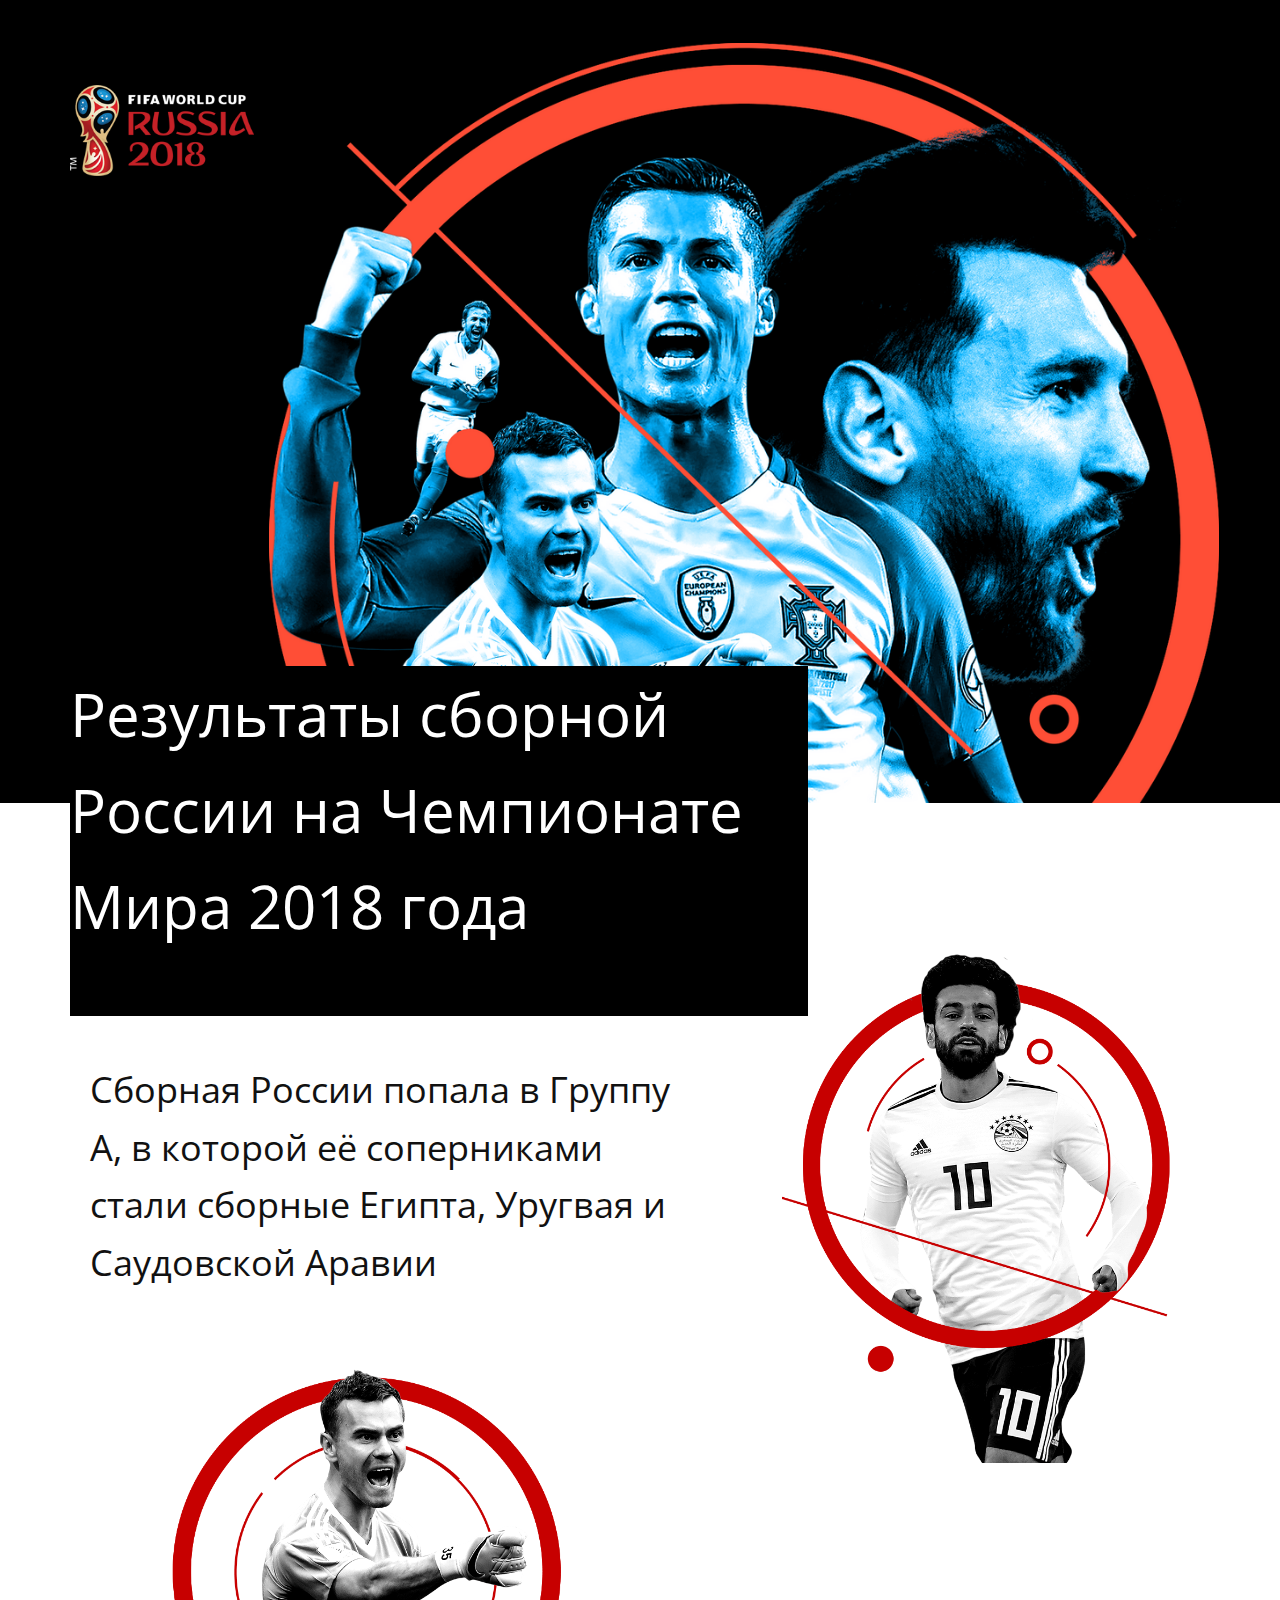
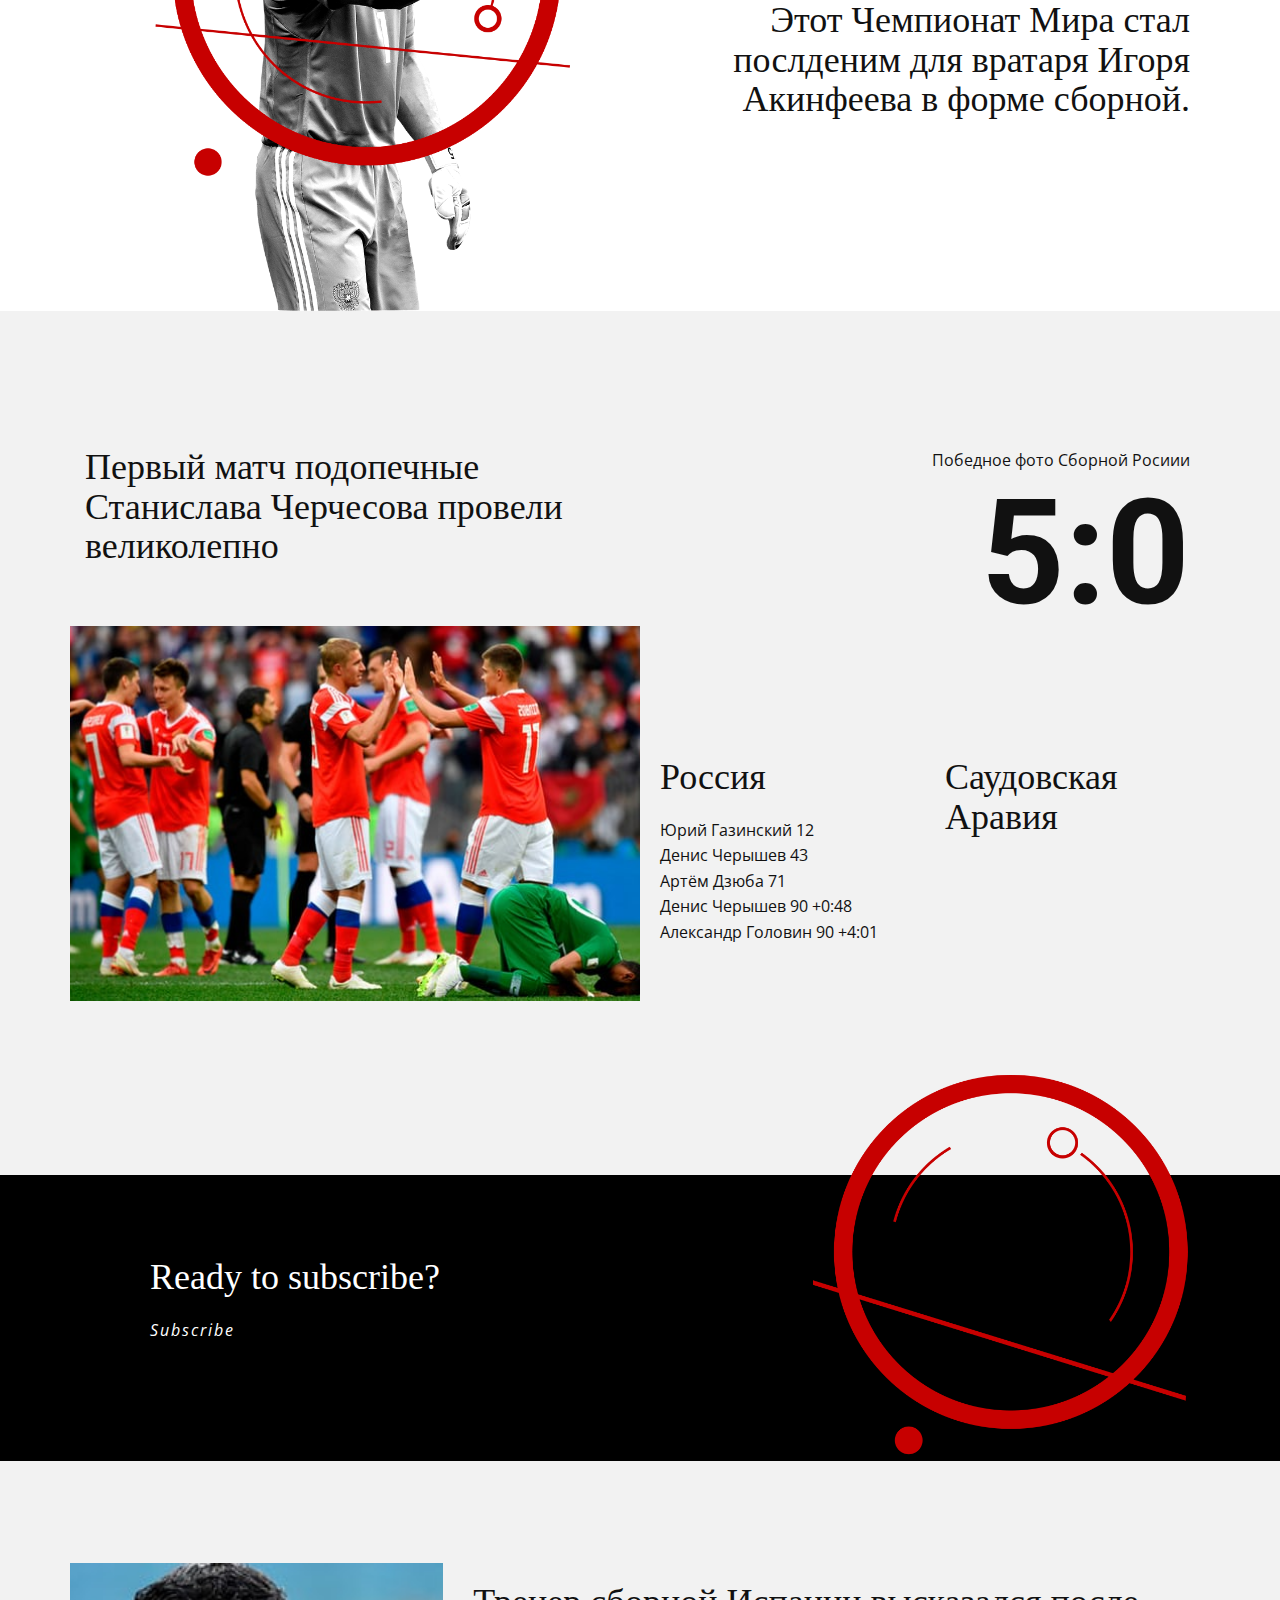
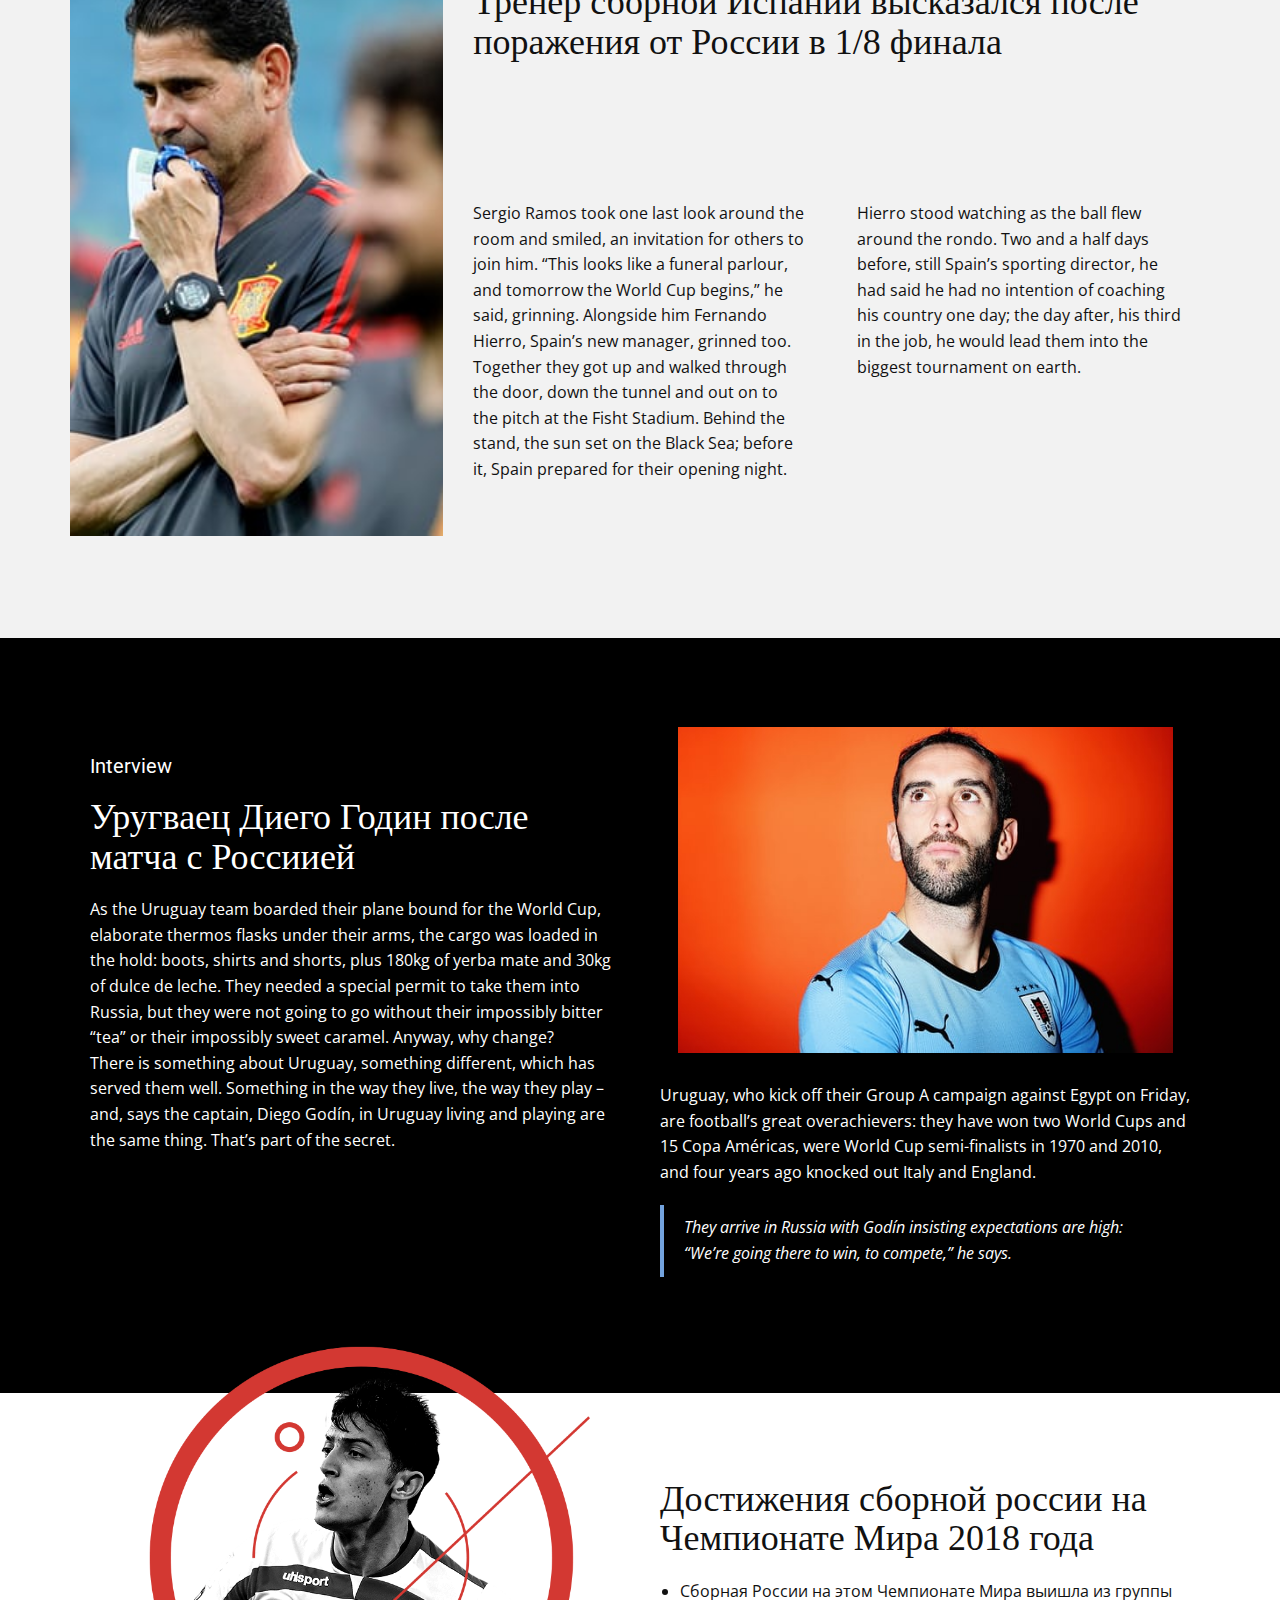
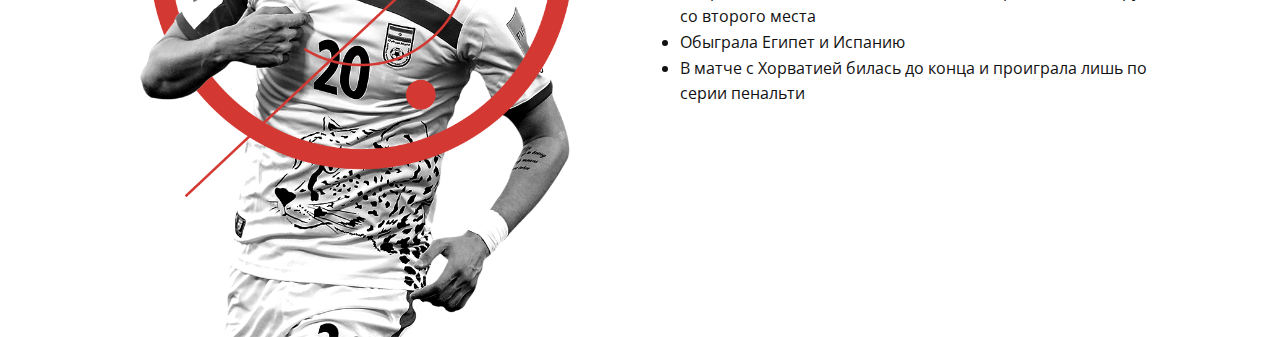
<file: index.html>
<!DOCTYPE html>
<html style="font-size: 16px;">
  <head>
    <meta name="viewport" content="width=device-width, initial-scale=1.0">
    <meta charset="utf-8">
    <meta name="keywords" content="Your complete guide to all 736 players at the 2018 World Cup, All you need to know about the players, Russia 2018 World Cup: the complete guide to all the stadiums, Denis Cheryshev came off the bench to score twice as hosts Russia swatted Saudi Arabia aside in the opening match of World Cup 2018, 5:0, Russia, Saudi Arabia, Ready to subscribe?, Sergio Ramos urges Spain to ignore the upheaval before Portugal clash, Uruguay’s Diego Godín: ‘They kicked Luis Suárez out like a dog. It was unjust, disproportionate’, Russia's five-star showing, Robbie Williams and Stalin's 'tache – World Cup Football Daily">
    <meta name="description" content="">
    <meta name="page_type" content="np-template-header-footer-from-plugin">
    <title>Главная</title>
    <link rel="stylesheet" href="nicepage.css" media="screen">
<link rel="stylesheet" href="Главная.css" media="screen">
    <script class="u-script" type="text/javascript" src="jquery.js" defer=""></script>
    <script class="u-script" type="text/javascript" src="nicepage.js" defer=""></script>
    <meta name="generator" content="Nicepage 4.0.3, nicepage.com">
    <link id="u-theme-google-font" rel="stylesheet" href="https://fonts.googleapis.com/css?family=Roboto:100,100i,300,300i,400,400i,500,500i,700,700i,900,900i|Open+Sans:300,300i,400,400i,600,600i,700,700i,800,800i">
    
    
    
    
    
    
    
    
    
    <script type="application/ld+json">{
		"@context": "http://schema.org",
		"@type": "Organization",
		"name": ""
}</script>
    <meta name="theme-color" content="#73a3de">
    <meta property="og:title" content="Главная">
    <meta property="og:type" content="website">
  </head>
  <body data-home-page="Главная.html" data-home-page-title="Главная" class="u-body"> 
    <section class="u-clearfix u-white u-section-1" id="sec-3dbc">
      <div class="u-black u-expanded-width u-shape u-shape-rectangle u-shape-1"></div>
      <img class="u-image u-image-contain u-image-1" src="images/12bc5c5c95ee9a9e57e165f3c5ba1615.png">
      <div class="u-black u-container-style u-expanded-width-xs u-group u-group-1">
        <div class="u-container-layout">
          <p class="u-text u-text-default u-text-1">
            <span style="font-size: 3.75rem;"> Результаты сборной России на Чемпионате Мира 2018 года </span>
          </p>
        </div>
      </div>
      <img src="images/833627309a21e4d5ddd4c86f220db9bf.png" alt="" class="u-image u-image-contain u-image-default u-image-2" data-image-width="259" data-image-height="128">
    </section>
    <section class="u-clearfix u-white u-section-2" id="sec-bd68">
      <div class="u-clearfix u-sheet u-sheet-1">
        <div class="u-clearfix u-expanded-width u-layout-wrap u-layout-wrap-1">
          <div class="u-layout">
            <div class="u-layout-row">
              <div class="u-container-style u-layout-cell u-left-cell u-similar-fill u-size-33 u-layout-cell-1">
                <div class="u-container-layout u-container-layout-1">
                  <p class="u-text u-text-1">
                    <span style="font-size: 2.25rem;"> Сборная России попала в Группу А, в которой её соперниками стали сборные Египта, Уругвая и Саудовской Аравии</span>
                    <br>
                  </p>
                  <p></p>
                </div>
              </div>
              <div class="u-container-style u-layout-cell u-right-cell u-similar-fill u-size-27 u-layout-cell-2">
                <div class="u-container-layout">
                  <img class="u-image u-image-contain u-image-1" src="images/96366616d6c3199359b5fdda1ac4d713.png">
                </div>
              </div>
            </div>
          </div>
        </div>
      </div>
    </section>
    <section class="u-clearfix u-white u-section-3" id="sec-2771">
      <div class="u-clearfix u-sheet u-sheet-1">
        <div class="u-clearfix u-expanded-width u-layout-wrap u-layout-wrap-1">
          <div class="u-layout">
            <div class="u-layout-row">
              <div class="u-container-style u-layout-cell u-right-cell u-similar-fill u-size-27 u-layout-cell-1">
                <div class="u-container-layout">
                  <img class="u-expanded-height-lg u-expanded-height-xs u-image u-image-contain u-image-1" src="images/205dd2d15dcc44403c20c3ae476b6956.png">
                </div>
              </div>
              <div class="u-align-right u-container-style u-layout-cell u-left-cell u-similar-fill u-size-33 u-layout-cell-2">
                <div class="u-container-layout u-container-layout-2">
                  <h2 class="u-custom-font u-text u-text-1">Этот Чемпионат Мира стал послденим для вратаря Игоря Акинфеева в форме сборной.</h2>
                </div>
              </div>
            </div>
          </div>
        </div>
      </div>
    </section>
    <section class="u-clearfix u-grey-5 u-section-4" id="sec-af71">
      <div class="u-clearfix u-sheet u-sheet-1">
        <div class="u-clearfix u-expanded-width u-layout-wrap u-layout-wrap-1">
          <div class="u-gutter-0 u-layout">
            <div class="u-layout-row">
              <div class="u-size-30 u-size-60-md">
                <div class="u-layout-row">
                  <div class="u-container-style u-layout-cell u-left-cell u-similar-fill u-size-60 u-layout-cell-1">
                    <div class="u-container-layout">
                      <h2 class="u-custom-font u-text u-text-1">Первый матч подопечные Станислава Черчесова провели великолепно</h2>
                      <img class="u-expanded-width u-image u-image-1" src="images/5dc99a31616f7e606e9a9f7400025a9f.jpeg">
                    </div>
                  </div>
                </div>
              </div>
              <div class="u-size-30 u-size-60-md">
                <div class="u-layout-col">
                  <div class="u-size-40">
                    <div class="u-layout-row">
                      <div class="u-align-right u-container-style u-layout-cell u-right-cell u-similar-fill u-size-60 u-layout-cell-2">
                        <div class="u-container-layout u-container-layout-2">
                          <p class="u-text u-text-2">Победное фото Сборной Росиии</p>
                          <h1 class="u-heading-font u-text u-title u-text-3">5:0</h1>
                        </div>
                      </div>
                    </div>
                  </div>
                  <div class="u-size-20">
                    <div class="u-layout-row">
                      <div class="u-container-style u-layout-cell u-size-30 u-layout-cell-3">
                        <div class="u-container-layout u-valign-top">
                          <h2 class="u-custom-font u-text u-text-4">Россия</h2>
                          <p class="u-text u-text-5">Юрий Газинский 12 <br>Денис Черышев 43 <br>Артём Дзюба 71 <br>Денис Черышев 90 +0:48 <br>Александр Головин 90 +4:01
                          </p>
                        </div>
                      </div>
                      <div class="u-container-style u-layout-cell u-right-cell u-size-30 u-layout-cell-4">
                        <div class="u-container-layout">
                          <h2 class="u-custom-font u-text u-text-6">Саудовская Аравия</h2>
                        </div>
                      </div>
                    </div>
                  </div>
                </div>
              </div>
            </div>
          </div>
        </div>
      </div>
    </section>
    <section class="u-black u-clearfix u-section-5" id="sec-f810">
      <div class="u-clearfix u-sheet u-sheet-1">
        <div class="u-align-left u-container-style u-group u-similar-fill u-group-1">
          <div class="u-container-layout u-container-layout-1">
            <h2 class="u-custom-font u-text u-text-1">Ready to subscribe?</h2>
            <a href="https://nicepage.review" class="u-link u-text-body-alt-color u-link-1">Subscribe</a>
          </div>
        </div>
        <img src="images/c6d57b19d9f3d2e4001490bae2b64148.png" alt="" class="u-image u-image-contain u-image-default u-image-1" data-image-width="718" data-image-height="740">
      </div>
    </section>
    <section class="u-clearfix u-grey-5 u-section-6" id="sec-eebe">
      <div class="u-clearfix u-sheet u-sheet-1">
        <div class="u-clearfix u-expanded-width u-gutter-10 u-layout-wrap u-layout-wrap-1">
          <div class="u-layout">
            <div class="u-layout-row">
              <div class="u-size-20 u-size-60-md">
                <div class="u-layout-row">
                  <div class="u-container-style u-image u-layout-cell u-left-cell u-similar-fill u-size-60 u-image-1">
                    <div class="u-container-layout"></div>
                  </div>
                </div>
              </div>
              <div class="u-size-40 u-size-60-md">
                <div class="u-layout-col">
                  <div class="u-size-40">
                    <div class="u-layout-row">
                      <div class="u-container-style u-layout-cell u-right-cell u-similar-fill u-size-60 u-layout-cell-2">
                        <div class="u-container-layout u-container-layout-2">
                          <h2 class="u-custom-font u-text u-text-1">Тренер сборной Испании высказался после поражения от России в 1/8 финала</h2>
                        </div>
                      </div>
                    </div>
                  </div>
                  <div class="u-size-20">
                    <div class="u-layout-row">
                      <div class="u-container-style u-layout-cell u-similar-fill u-size-30 u-layout-cell-3">
                        <div class="u-container-layout">
                          <p class="u-text u-text-2">Sergio Ramos took one last look around the room and smiled, an invitation for others to join him. “This looks like a funeral parlour, and tomorrow the World Cup begins,” he said, grinning. Alongside him
                                                    Fernando Hierro, Spain’s new manager, grinned too.<br>Together they got up and walked through the door, down the tunnel and out on to the pitch at the Fisht Stadium. Behind the stand, the sun set on
                                                    the Black Sea; before it, Spain prepared for their opening night.<br>
                          </p>
                        </div>
                      </div>
                      <div class="u-container-style u-layout-cell u-right-cell u-similar-fill u-size-30 u-layout-cell-4">
                        <div class="u-container-layout">
                          <p class="u-text u-text-3">Hierro stood watching as the ball flew around the rondo. Two and a half days before, still Spain’s sporting director, he had said he had no intention of coaching his country one day; the day after, his third
                                                    in the job, he would lead them into the biggest tournament on earth.</p>
                        </div>
                      </div>
                    </div>
                  </div>
                </div>
              </div>
            </div>
          </div>
        </div>
      </div>
    </section>
    <section class="u-black u-clearfix u-section-7" id="sec-c13a">
      <div class="u-clearfix u-sheet u-sheet-1">
        <div class="u-clearfix u-expanded-width u-layout-wrap u-layout-wrap-1">
          <div class="u-layout">
            <div class="u-layout-row">
              <div class="u-container-style u-layout-cell u-left-cell u-size-30 u-layout-cell-1">
                <div class="u-container-layout">
                  <h5 class="u-text u-text-1">Interview</h5>
                  <h2 class="u-custom-font u-text u-text-2">Уругваец Диего Годин после матча с Россиией</h2>
                  <p class="u-text u-text-3">As the Uruguay team boarded their plane bound for the World Cup, elaborate thermos flasks under their arms, the cargo was loaded in the hold: boots, shirts and shorts, plus 180kg of yerba mate and 30kg of dulce de leche.
                                    They needed a special permit to take them into Russia, but they were not going to go without their impossibly bitter “tea” or their impossibly sweet caramel. Anyway, why change?<br>There is something about Uruguay,
                                    something different, which has served them well. Something in the way they live, the way they play – and, says the captain, Diego Godín, in Uruguay living and playing are the same thing. That’s part of the secret.<br>
                  </p>
                </div>
              </div>
              <div class="u-container-style u-layout-cell u-right-cell u-size-30 u-layout-cell-2">
                <div class="u-container-layout">
                  <img class="u-image u-image-1" src="images/59504fa3d81c1889e44be4a8456ae05a.jpeg">
                  <p class="u-text u-text-4">Uruguay, who kick off their Group A campaign against Egypt on Friday, are football’s great overachievers: they have won two World Cups and 15 Copa Américas, were World Cup semi-finalists in 1970 and 2010, and four years
                                    ago knocked out Italy and England.&nbsp;</p>
                  <blockquote class="u-custom-font u-text u-text-font u-text-5">They arrive in Russia with Godín insisting expectations are high: “We’re going there to win, to compete,” he says.</blockquote>
                </div>
              </div>
            </div>
          </div>
        </div>
      </div>
    </section>
    <section class="u-clearfix u-white u-section-8" id="sec-1160">
      <div class="u-clearfix u-sheet u-sheet-1">
        <div class="u-clearfix u-expanded-width u-layout-wrap u-layout-wrap-1">
          <div class="u-layout">
            <div class="u-layout-row">
              <div class="u-container-style u-layout-cell u-left-cell u-similar-fill u-size-30 u-layout-cell-1">
                <div class="u-container-layout">
                  <img class="u-expanded-width-xs u-image u-image-contain u-image-1" src="images/e3a1720428e292a1e3b9e70933133bf5.png">
                </div>
              </div>
              <div class="u-container-style u-layout-cell u-right-cell u-similar-fill u-size-30 u-layout-cell-2">
                <div class="u-container-layout u-valign-middle-xs">
                  <h2 class="u-custom-font u-text u-text-1">Достижения сборной россии на Чемпионате Мира 2018 года</h2>
                  <ul class="u-custom-font u-text u-text-font u-text-2">
                    <li>Сборная России на этом Чемпионате Мира выишла из группы со второго места</li>
                    <li>Обыграла Египет и Испанию</li>
                    <li>В матче с Хорватией билась до конца и проиграла лишь по серии пенальти</li>
                  </ul>
                </div>
              </div>
            </div>
          </div>
        </div>
      </div>
    </section>
    
    
    
   
  </body>
</html>
</file>
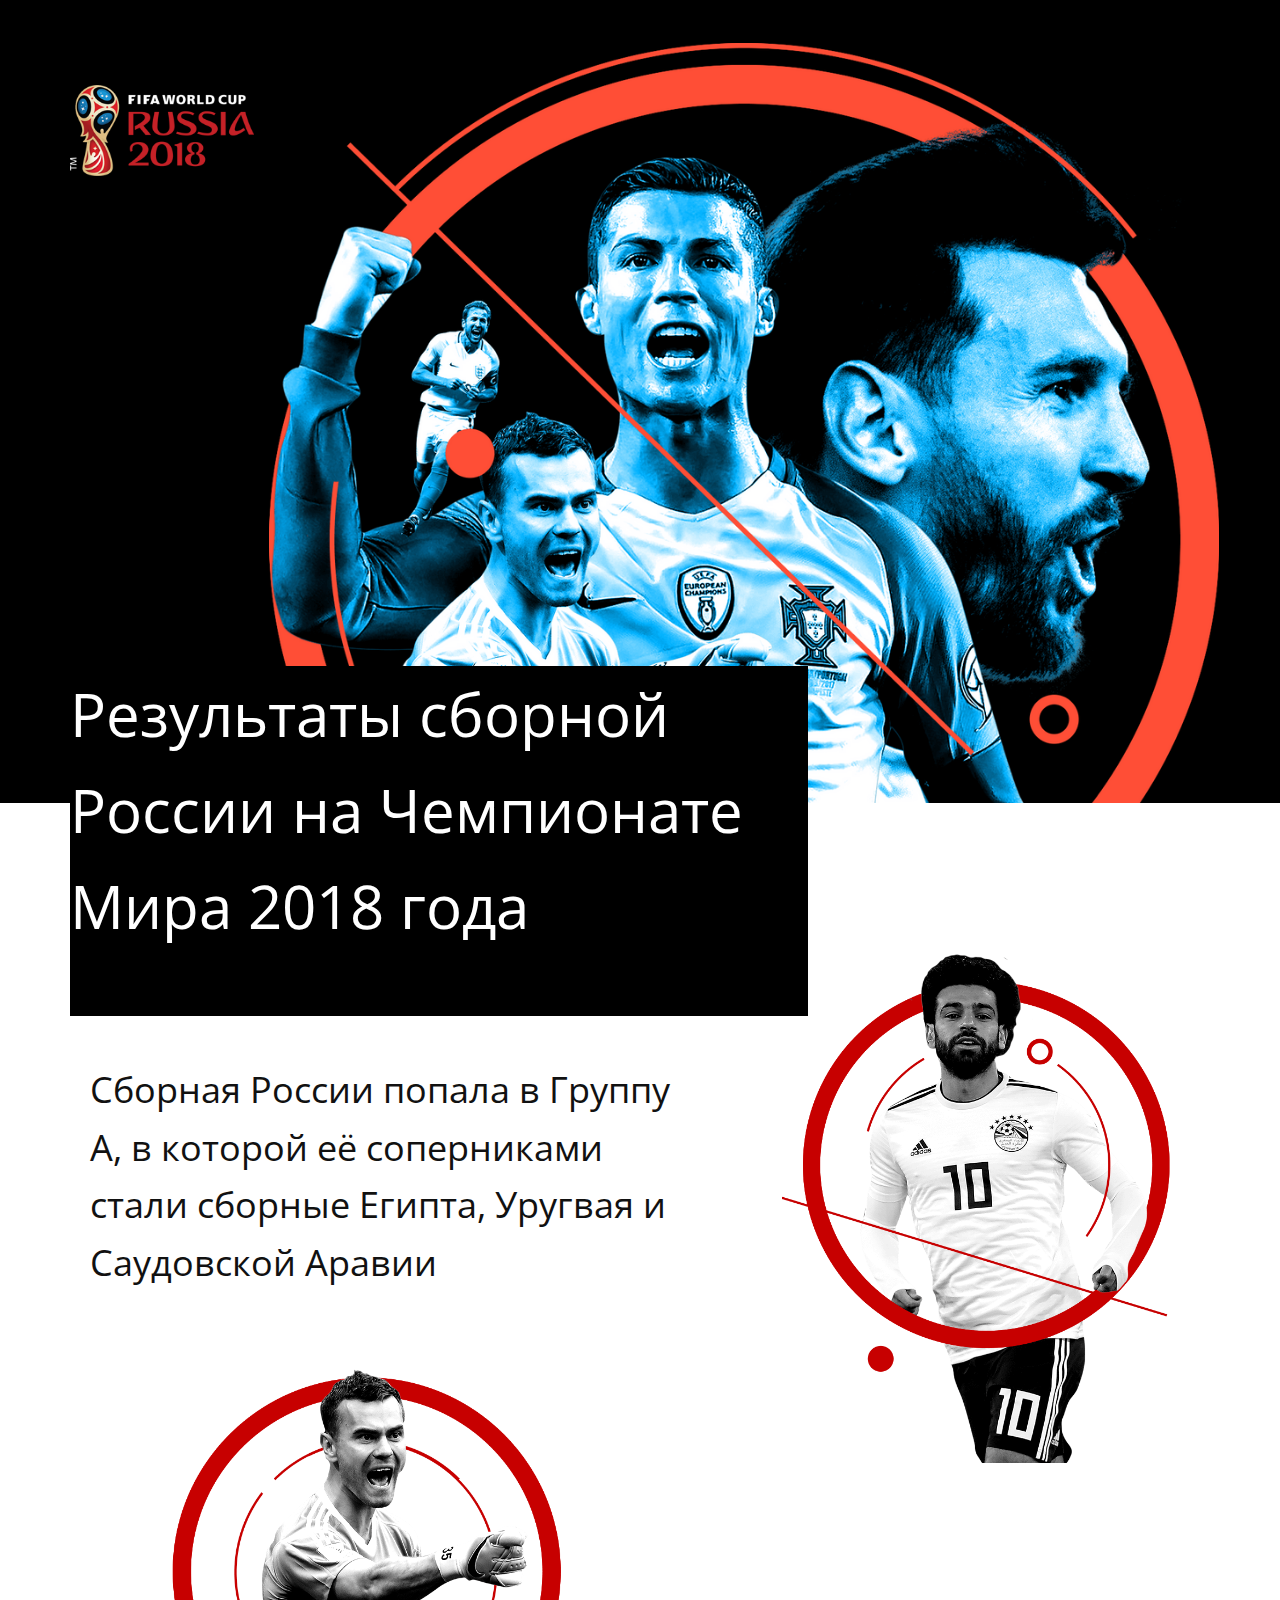
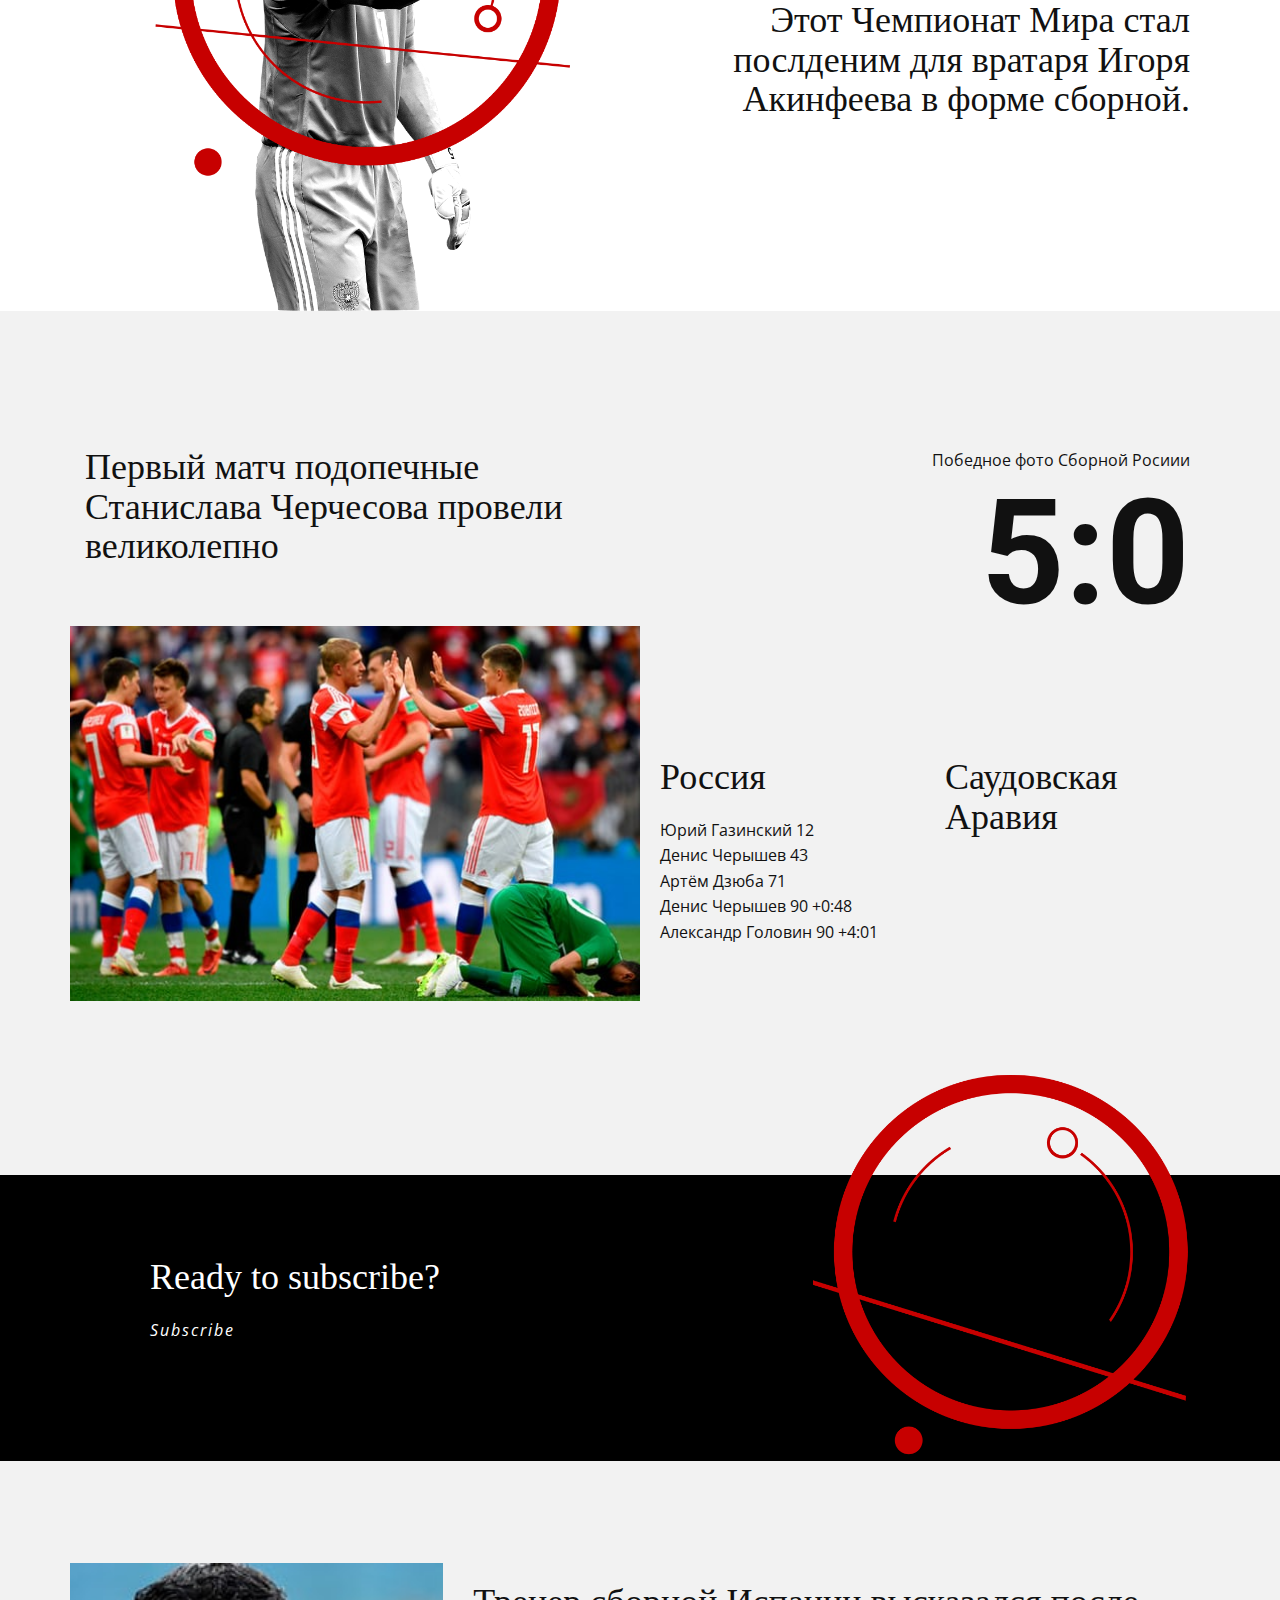
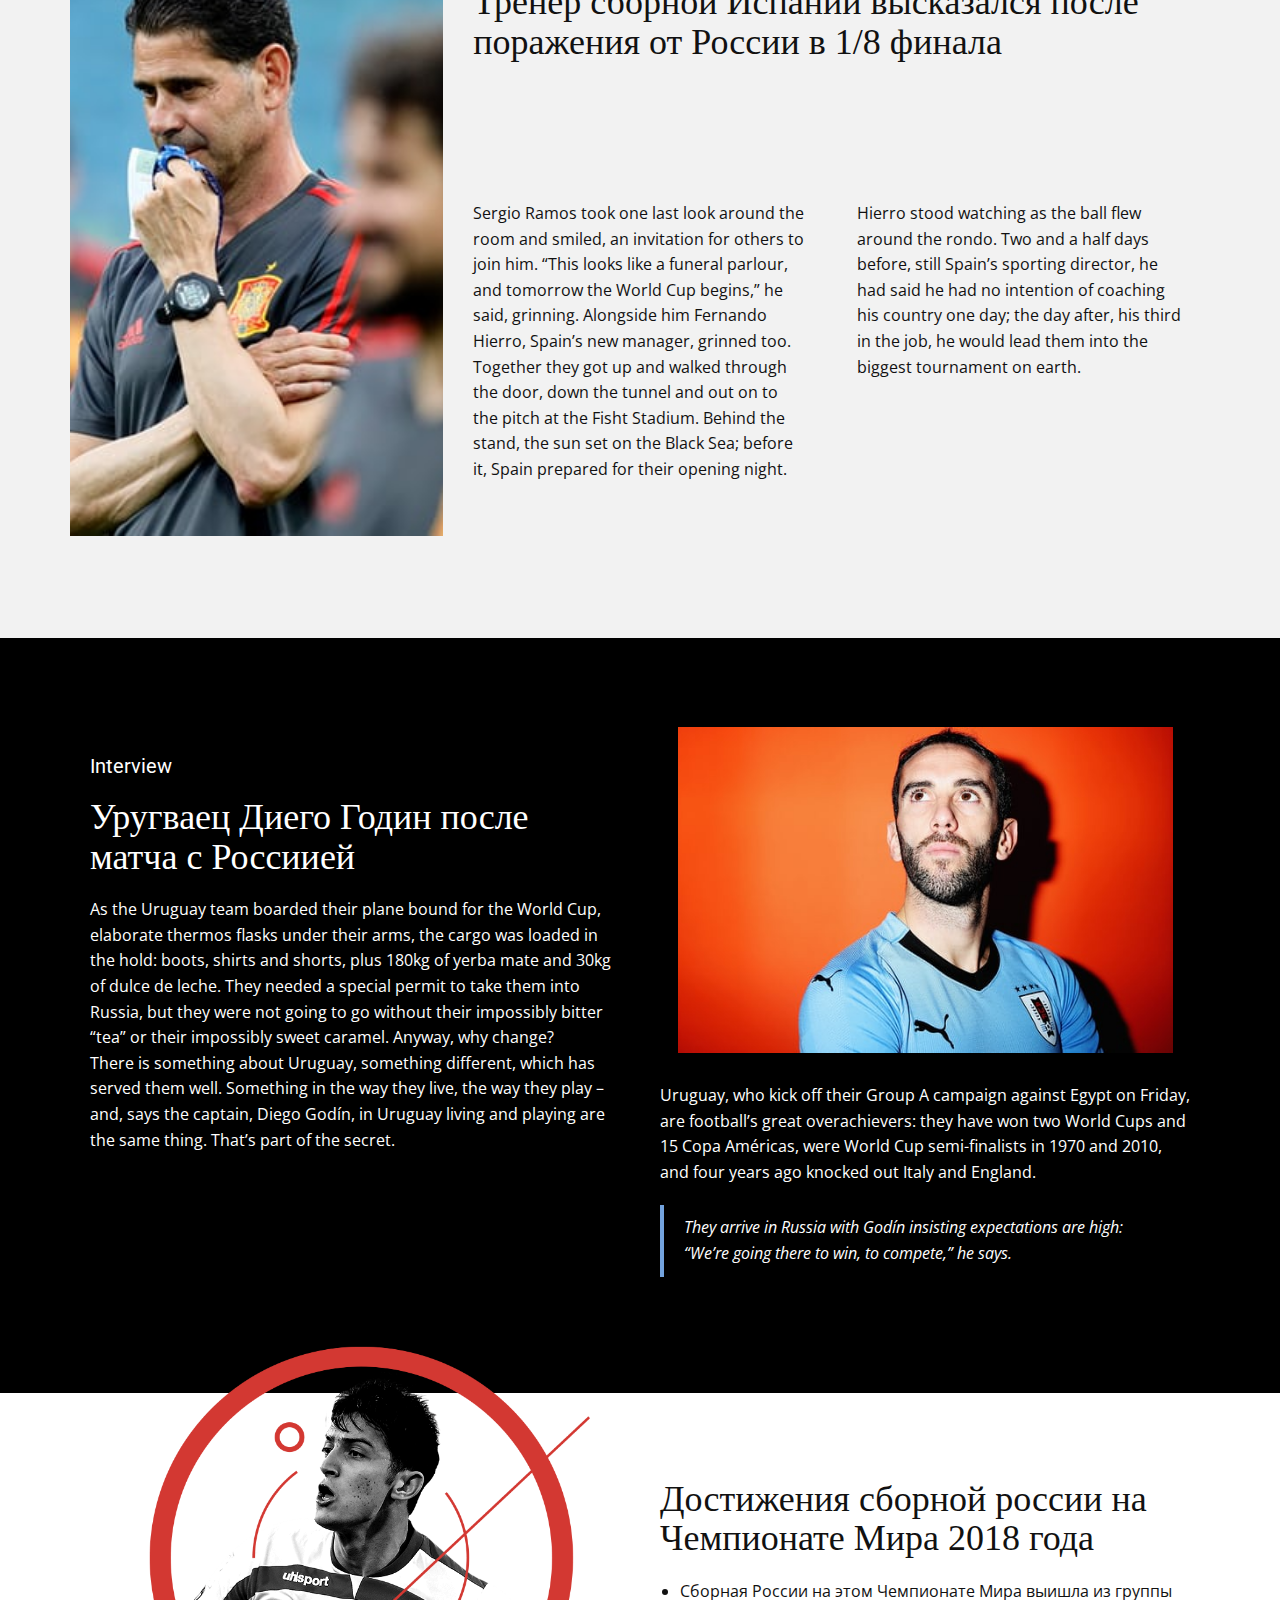
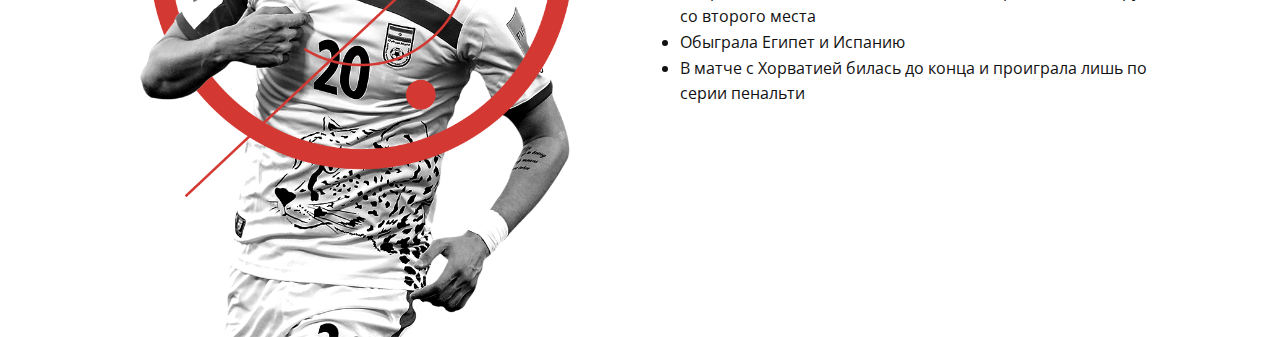
<file: Сайт для Экзамена/index.html>
<!DOCTYPE html>
<html style="font-size: 16px;">
  <head>
    <meta name="viewport" content="width=device-width, initial-scale=1.0">
    <meta charset="utf-8">
    <meta name="keywords" content="Your complete guide to all 736 players at the 2018 World Cup, All you need to know about the players, Russia 2018 World Cup: the complete guide to all the stadiums, Denis Cheryshev came off the bench to score twice as hosts Russia swatted Saudi Arabia aside in the opening match of World Cup 2018, 5:0, Russia, Saudi Arabia, Ready to subscribe?, Sergio Ramos urges Spain to ignore the upheaval before Portugal clash, Uruguay’s Diego Godín: ‘They kicked Luis Suárez out like a dog. It was unjust, disproportionate’, Russia's five-star showing, Robbie Williams and Stalin's 'tache – World Cup Football Daily">
    <meta name="description" content="">
    <meta name="page_type" content="np-template-header-footer-from-plugin">
    <title>Главная</title>
    <link rel="stylesheet" href="nicepage.css" media="screen">
<link rel="stylesheet" href="Главная.css" media="screen">
    <script class="u-script" type="text/javascript" src="jquery.js" defer=""></script>
    <script class="u-script" type="text/javascript" src="nicepage.js" defer=""></script>
    <meta name="generator" content="Nicepage 4.0.3, nicepage.com">
    <link id="u-theme-google-font" rel="stylesheet" href="https://fonts.googleapis.com/css?family=Roboto:100,100i,300,300i,400,400i,500,500i,700,700i,900,900i|Open+Sans:300,300i,400,400i,600,600i,700,700i,800,800i">
    
    
    
    
    
    
    
    
    
    <script type="application/ld+json">{
		"@context": "http://schema.org",
		"@type": "Organization",
		"name": ""
}</script>
    <meta name="theme-color" content="#73a3de">
    <meta property="og:title" content="Главная">
    <meta property="og:type" content="website">
  </head>
  <body data-home-page="Главная.html" data-home-page-title="Главная" class="u-body"> 
    <section class="u-clearfix u-white u-section-1" id="sec-3dbc">
      <div class="u-black u-expanded-width u-shape u-shape-rectangle u-shape-1"></div>
      <img class="u-image u-image-contain u-image-1" src="images/12bc5c5c95ee9a9e57e165f3c5ba1615.png">
      <div class="u-black u-container-style u-expanded-width-xs u-group u-group-1">
        <div class="u-container-layout">
          <p class="u-text u-text-default u-text-1">
            <span style="font-size: 3.75rem;"> Результаты сборной России на Чемпионате Мира 2018 года </span>
          </p>
        </div>
      </div>
      <img src="images/833627309a21e4d5ddd4c86f220db9bf.png" alt="" class="u-image u-image-contain u-image-default u-image-2" data-image-width="259" data-image-height="128">
    </section>
    <section class="u-clearfix u-white u-section-2" id="sec-bd68">
      <div class="u-clearfix u-sheet u-sheet-1">
        <div class="u-clearfix u-expanded-width u-layout-wrap u-layout-wrap-1">
          <div class="u-layout">
            <div class="u-layout-row">
              <div class="u-container-style u-layout-cell u-left-cell u-similar-fill u-size-33 u-layout-cell-1">
                <div class="u-container-layout u-container-layout-1">
                  <p class="u-text u-text-1">
                    <span style="font-size: 2.25rem;"> Сборная России попала в Группу А, в которой её соперниками стали сборные Египта, Уругвая и Саудовской Аравии</span>
                    <br>
                  </p>
                  <p></p>
                </div>
              </div>
              <div class="u-container-style u-layout-cell u-right-cell u-similar-fill u-size-27 u-layout-cell-2">
                <div class="u-container-layout">
                  <img class="u-image u-image-contain u-image-1" src="images/96366616d6c3199359b5fdda1ac4d713.png">
                </div>
              </div>
            </div>
          </div>
        </div>
      </div>
    </section>
    <section class="u-clearfix u-white u-section-3" id="sec-2771">
      <div class="u-clearfix u-sheet u-sheet-1">
        <div class="u-clearfix u-expanded-width u-layout-wrap u-layout-wrap-1">
          <div class="u-layout">
            <div class="u-layout-row">
              <div class="u-container-style u-layout-cell u-right-cell u-similar-fill u-size-27 u-layout-cell-1">
                <div class="u-container-layout">
                  <img class="u-expanded-height-lg u-expanded-height-xs u-image u-image-contain u-image-1" src="images/205dd2d15dcc44403c20c3ae476b6956.png">
                </div>
              </div>
              <div class="u-align-right u-container-style u-layout-cell u-left-cell u-similar-fill u-size-33 u-layout-cell-2">
                <div class="u-container-layout u-container-layout-2">
                  <h2 class="u-custom-font u-text u-text-1">Этот Чемпионат Мира стал послденим для вратаря Игоря Акинфеева в форме сборной.</h2>
                </div>
              </div>
            </div>
          </div>
        </div>
      </div>
    </section>
    <section class="u-clearfix u-grey-5 u-section-4" id="sec-af71">
      <div class="u-clearfix u-sheet u-sheet-1">
        <div class="u-clearfix u-expanded-width u-layout-wrap u-layout-wrap-1">
          <div class="u-gutter-0 u-layout">
            <div class="u-layout-row">
              <div class="u-size-30 u-size-60-md">
                <div class="u-layout-row">
                  <div class="u-container-style u-layout-cell u-left-cell u-similar-fill u-size-60 u-layout-cell-1">
                    <div class="u-container-layout">
                      <h2 class="u-custom-font u-text u-text-1">Первый матч подопечные Станислава Черчесова провели великолепно</h2>
                      <img class="u-expanded-width u-image u-image-1" src="images/5dc99a31616f7e606e9a9f7400025a9f.jpeg">
                    </div>
                  </div>
                </div>
              </div>
              <div class="u-size-30 u-size-60-md">
                <div class="u-layout-col">
                  <div class="u-size-40">
                    <div class="u-layout-row">
                      <div class="u-align-right u-container-style u-layout-cell u-right-cell u-similar-fill u-size-60 u-layout-cell-2">
                        <div class="u-container-layout u-container-layout-2">
                          <p class="u-text u-text-2">Победное фото Сборной Росиии</p>
                          <h1 class="u-heading-font u-text u-title u-text-3">5:0</h1>
                        </div>
                      </div>
                    </div>
                  </div>
                  <div class="u-size-20">
                    <div class="u-layout-row">
                      <div class="u-container-style u-layout-cell u-size-30 u-layout-cell-3">
                        <div class="u-container-layout u-valign-top">
                          <h2 class="u-custom-font u-text u-text-4">Россия</h2>
                          <p class="u-text u-text-5">Юрий Газинский 12 <br>Денис Черышев 43 <br>Артём Дзюба 71 <br>Денис Черышев 90 +0:48 <br>Александр Головин 90 +4:01
                          </p>
                        </div>
                      </div>
                      <div class="u-container-style u-layout-cell u-right-cell u-size-30 u-layout-cell-4">
                        <div class="u-container-layout">
                          <h2 class="u-custom-font u-text u-text-6">Саудовская Аравия</h2>
                        </div>
                      </div>
                    </div>
                  </div>
                </div>
              </div>
            </div>
          </div>
        </div>
      </div>
    </section>
    <section class="u-black u-clearfix u-section-5" id="sec-f810">
      <div class="u-clearfix u-sheet u-sheet-1">
        <div class="u-align-left u-container-style u-group u-similar-fill u-group-1">
          <div class="u-container-layout u-container-layout-1">
            <h2 class="u-custom-font u-text u-text-1">Ready to subscribe?</h2>
            <a href="https://nicepage.review" class="u-link u-text-body-alt-color u-link-1">Subscribe</a>
          </div>
        </div>
        <img src="images/c6d57b19d9f3d2e4001490bae2b64148.png" alt="" class="u-image u-image-contain u-image-default u-image-1" data-image-width="718" data-image-height="740">
      </div>
    </section>
    <section class="u-clearfix u-grey-5 u-section-6" id="sec-eebe">
      <div class="u-clearfix u-sheet u-sheet-1">
        <div class="u-clearfix u-expanded-width u-gutter-10 u-layout-wrap u-layout-wrap-1">
          <div class="u-layout">
            <div class="u-layout-row">
              <div class="u-size-20 u-size-60-md">
                <div class="u-layout-row">
                  <div class="u-container-style u-image u-layout-cell u-left-cell u-similar-fill u-size-60 u-image-1">
                    <div class="u-container-layout"></div>
                  </div>
                </div>
              </div>
              <div class="u-size-40 u-size-60-md">
                <div class="u-layout-col">
                  <div class="u-size-40">
                    <div class="u-layout-row">
                      <div class="u-container-style u-layout-cell u-right-cell u-similar-fill u-size-60 u-layout-cell-2">
                        <div class="u-container-layout u-container-layout-2">
                          <h2 class="u-custom-font u-text u-text-1">Тренер сборной Испании высказался после поражения от России в 1/8 финала</h2>
                        </div>
                      </div>
                    </div>
                  </div>
                  <div class="u-size-20">
                    <div class="u-layout-row">
                      <div class="u-container-style u-layout-cell u-similar-fill u-size-30 u-layout-cell-3">
                        <div class="u-container-layout">
                          <p class="u-text u-text-2">Sergio Ramos took one last look around the room and smiled, an invitation for others to join him. “This looks like a funeral parlour, and tomorrow the World Cup begins,” he said, grinning. Alongside him
                                                    Fernando Hierro, Spain’s new manager, grinned too.<br>Together they got up and walked through the door, down the tunnel and out on to the pitch at the Fisht Stadium. Behind the stand, the sun set on
                                                    the Black Sea; before it, Spain prepared for their opening night.<br>
                          </p>
                        </div>
                      </div>
                      <div class="u-container-style u-layout-cell u-right-cell u-similar-fill u-size-30 u-layout-cell-4">
                        <div class="u-container-layout">
                          <p class="u-text u-text-3">Hierro stood watching as the ball flew around the rondo. Two and a half days before, still Spain’s sporting director, he had said he had no intention of coaching his country one day; the day after, his third
                                                    in the job, he would lead them into the biggest tournament on earth.</p>
                        </div>
                      </div>
                    </div>
                  </div>
                </div>
              </div>
            </div>
          </div>
        </div>
      </div>
    </section>
    <section class="u-black u-clearfix u-section-7" id="sec-c13a">
      <div class="u-clearfix u-sheet u-sheet-1">
        <div class="u-clearfix u-expanded-width u-layout-wrap u-layout-wrap-1">
          <div class="u-layout">
            <div class="u-layout-row">
              <div class="u-container-style u-layout-cell u-left-cell u-size-30 u-layout-cell-1">
                <div class="u-container-layout">
                  <h5 class="u-text u-text-1">Interview</h5>
                  <h2 class="u-custom-font u-text u-text-2">Уругваец Диего Годин после матча с Россиией</h2>
                  <p class="u-text u-text-3">As the Uruguay team boarded their plane bound for the World Cup, elaborate thermos flasks under their arms, the cargo was loaded in the hold: boots, shirts and shorts, plus 180kg of yerba mate and 30kg of dulce de leche.
                                    They needed a special permit to take them into Russia, but they were not going to go without their impossibly bitter “tea” or their impossibly sweet caramel. Anyway, why change?<br>There is something about Uruguay,
                                    something different, which has served them well. Something in the way they live, the way they play – and, says the captain, Diego Godín, in Uruguay living and playing are the same thing. That’s part of the secret.<br>
                  </p>
                </div>
              </div>
              <div class="u-container-style u-layout-cell u-right-cell u-size-30 u-layout-cell-2">
                <div class="u-container-layout">
                  <img class="u-image u-image-1" src="images/59504fa3d81c1889e44be4a8456ae05a.jpeg">
                  <p class="u-text u-text-4">Uruguay, who kick off their Group A campaign against Egypt on Friday, are football’s great overachievers: they have won two World Cups and 15 Copa Américas, were World Cup semi-finalists in 1970 and 2010, and four years
                                    ago knocked out Italy and England.&nbsp;</p>
                  <blockquote class="u-custom-font u-text u-text-font u-text-5">They arrive in Russia with Godín insisting expectations are high: “We’re going there to win, to compete,” he says.</blockquote>
                </div>
              </div>
            </div>
          </div>
        </div>
      </div>
    </section>
    <section class="u-clearfix u-white u-section-8" id="sec-1160">
      <div class="u-clearfix u-sheet u-sheet-1">
        <div class="u-clearfix u-expanded-width u-layout-wrap u-layout-wrap-1">
          <div class="u-layout">
            <div class="u-layout-row">
              <div class="u-container-style u-layout-cell u-left-cell u-similar-fill u-size-30 u-layout-cell-1">
                <div class="u-container-layout">
                  <img class="u-expanded-width-xs u-image u-image-contain u-image-1" src="images/e3a1720428e292a1e3b9e70933133bf5.png">
                </div>
              </div>
              <div class="u-container-style u-layout-cell u-right-cell u-similar-fill u-size-30 u-layout-cell-2">
                <div class="u-container-layout u-valign-middle-xs">
                  <h2 class="u-custom-font u-text u-text-1">Достижения сборной россии на Чемпионате Мира 2018 года</h2>
                  <ul class="u-custom-font u-text u-text-font u-text-2">
                    <li>Сборная России на этом Чемпионате Мира выишла из группы со второго места</li>
                    <li>Обыграла Египет и Испанию</li>
                    <li>В матче с Хорватией билась до конца и проиграла лишь по серии пенальти</li>
                  </ul>
                </div>
              </div>
            </div>
          </div>
        </div>
      </div>
    </section>
  </body>
</html>
</file>
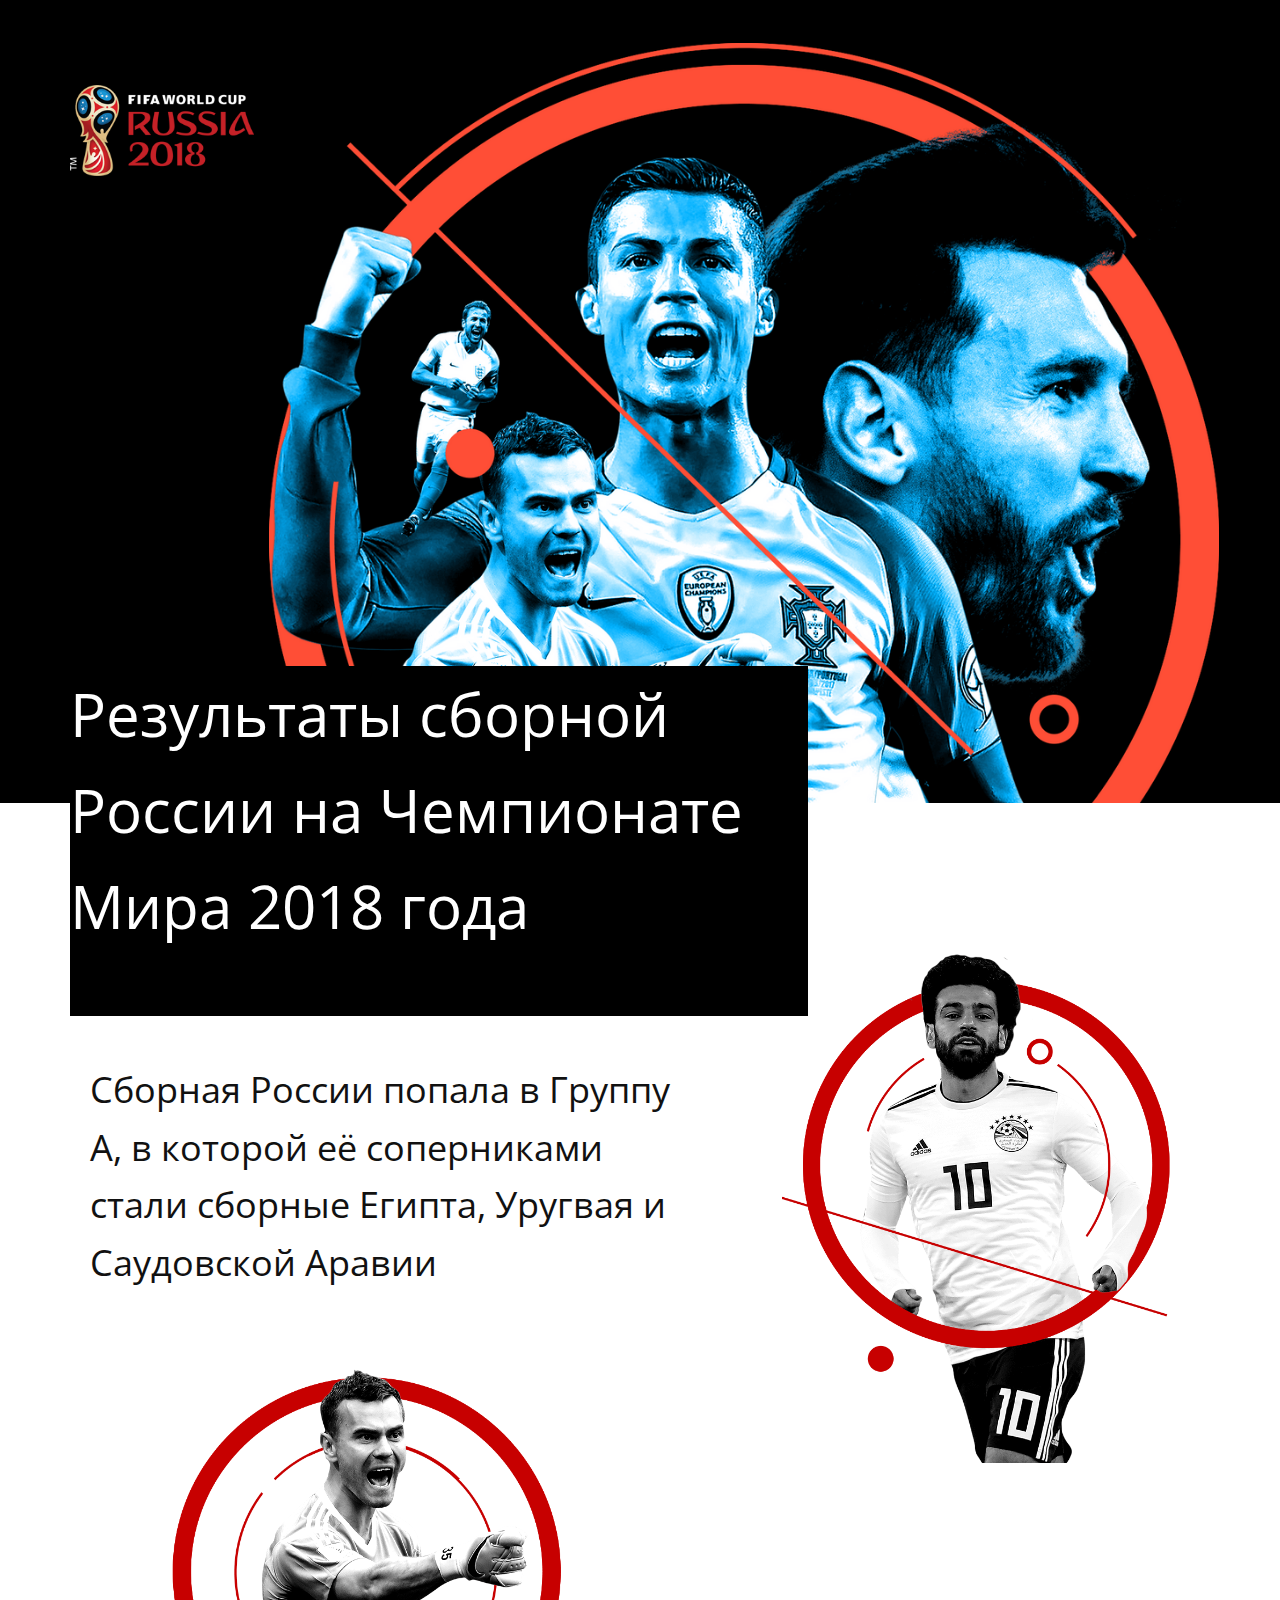
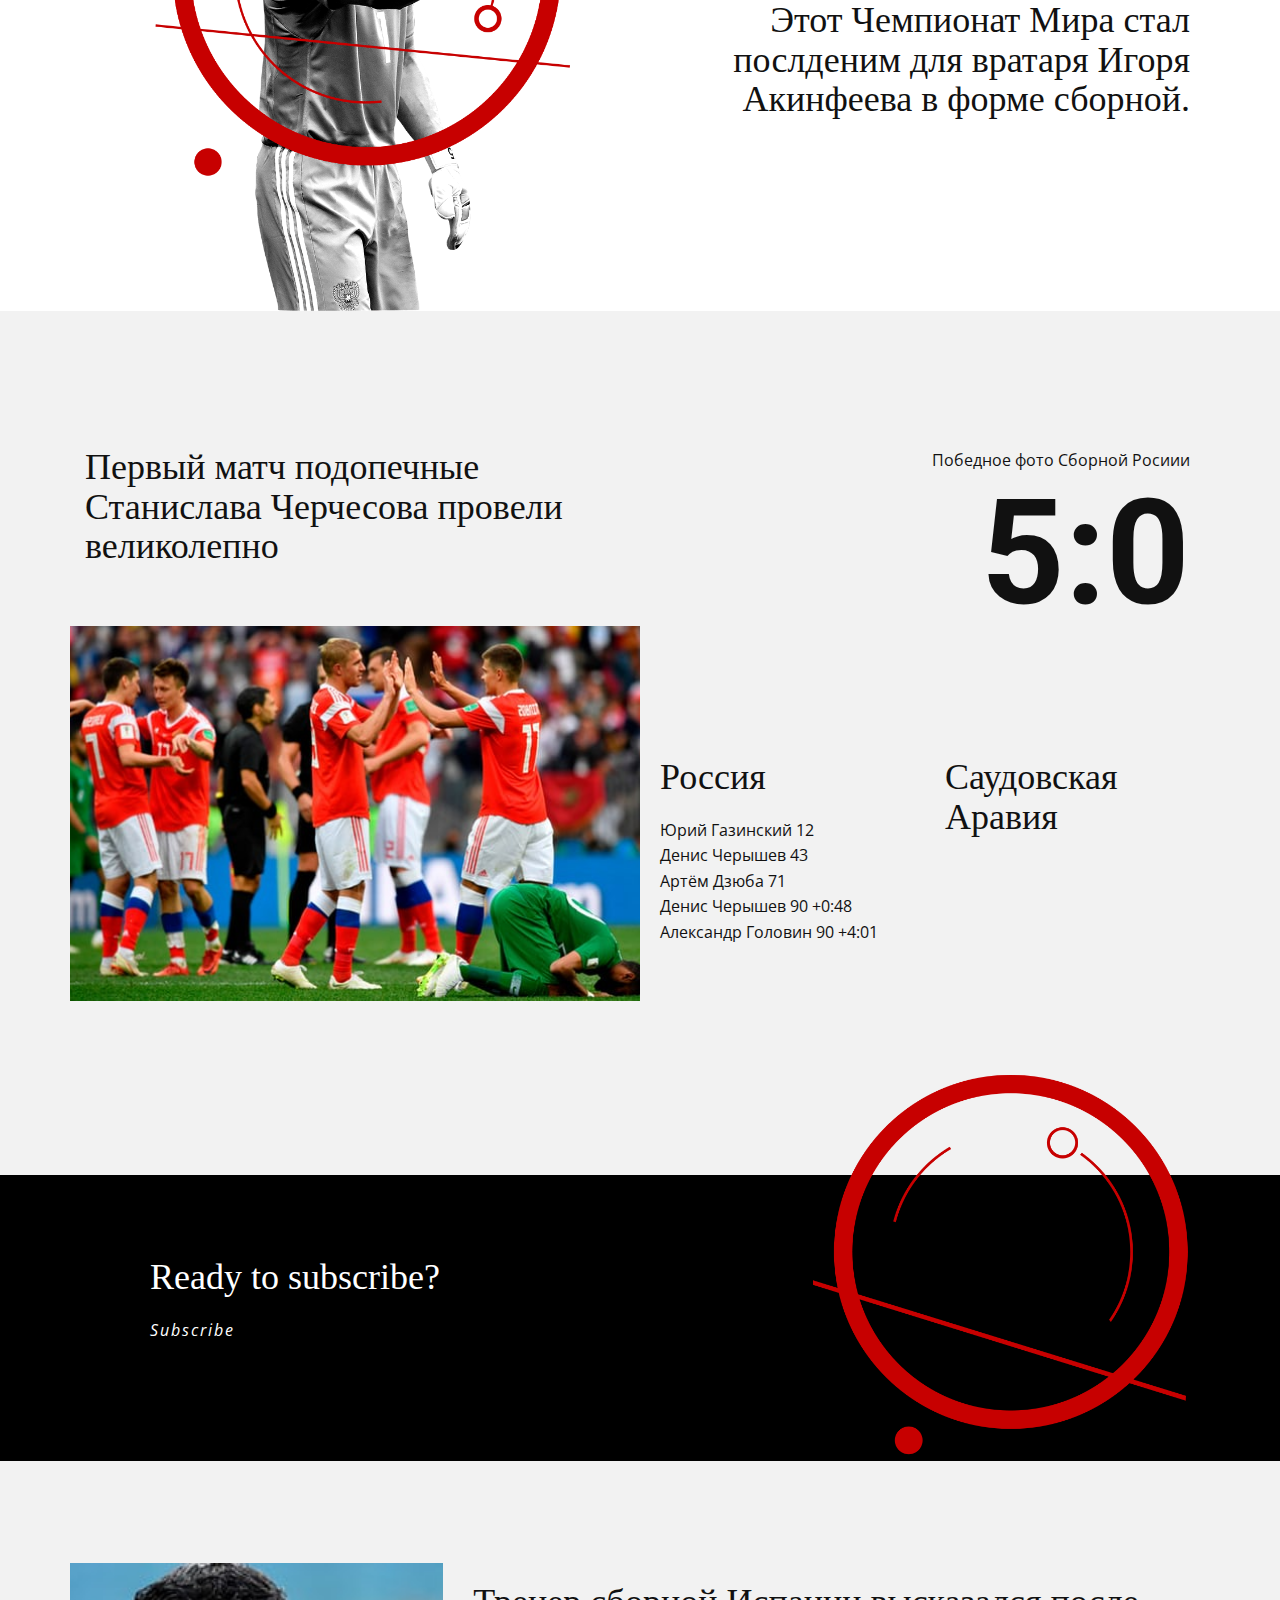
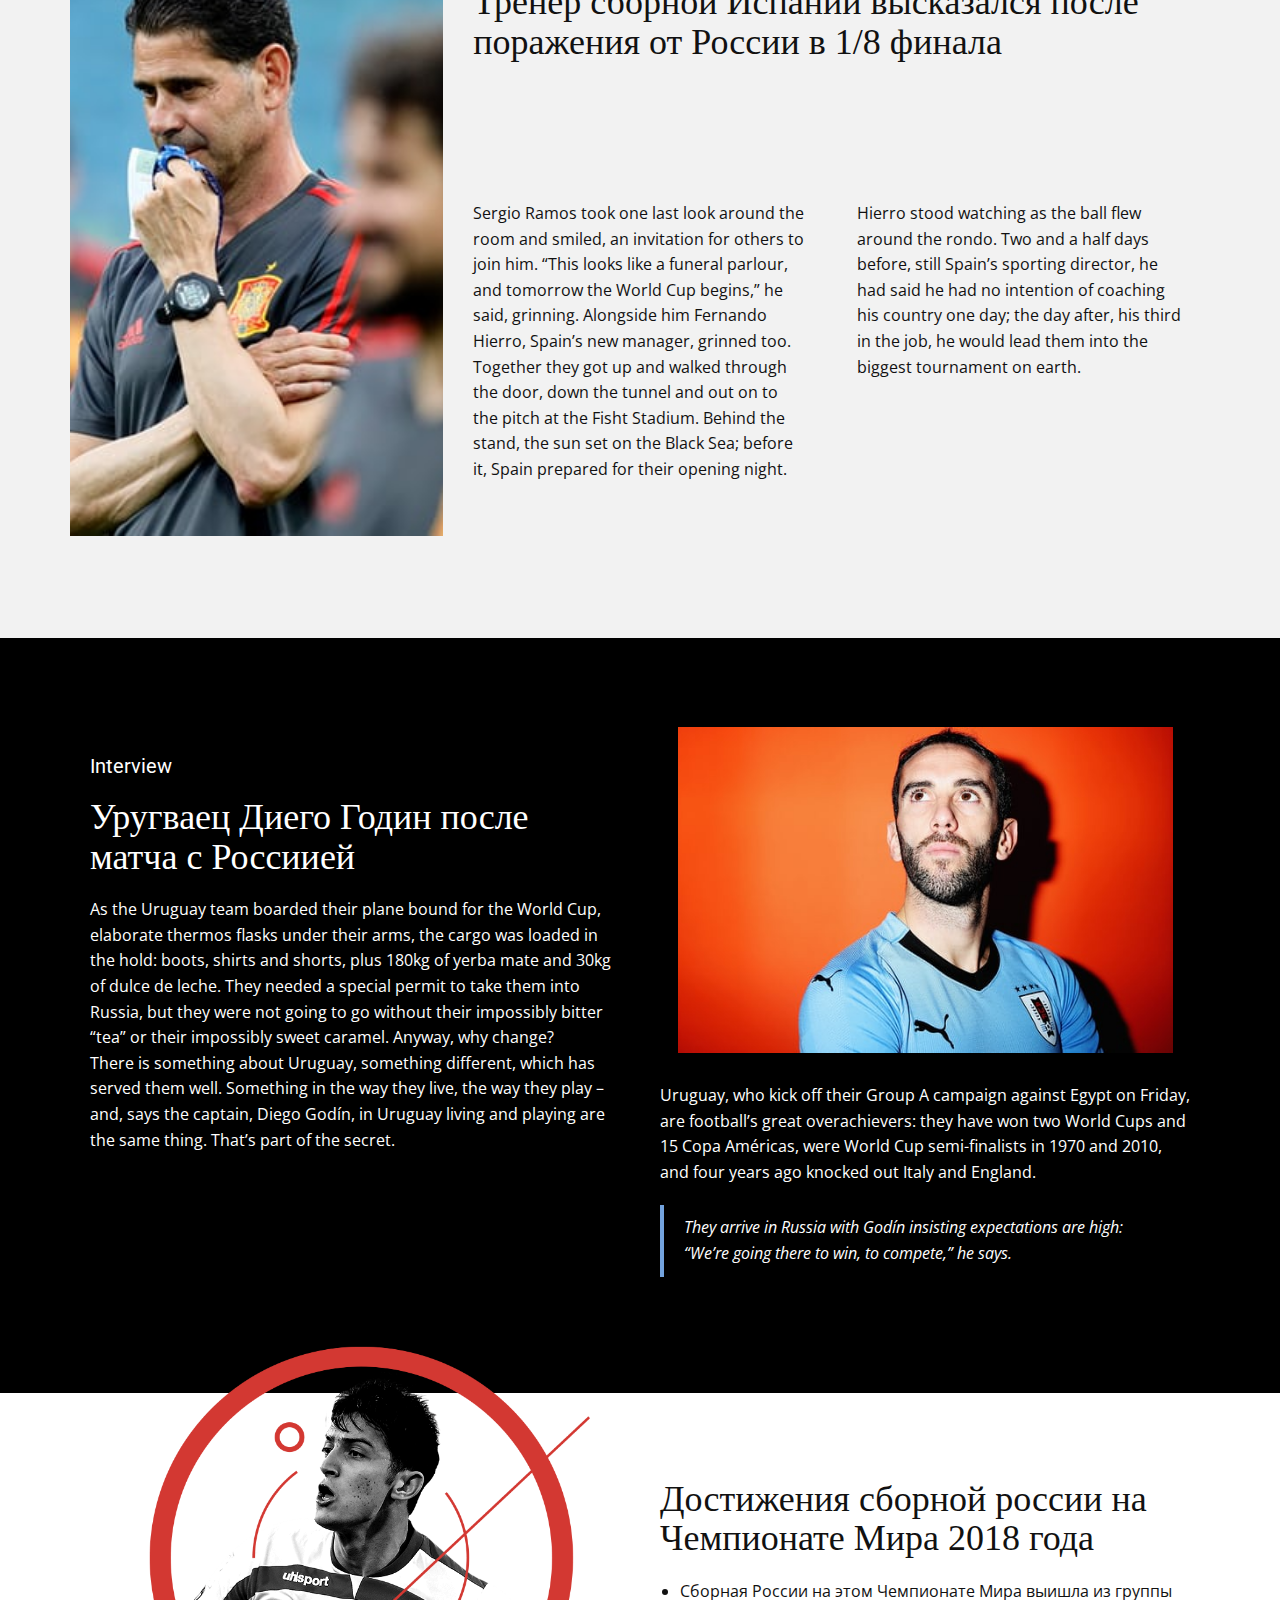
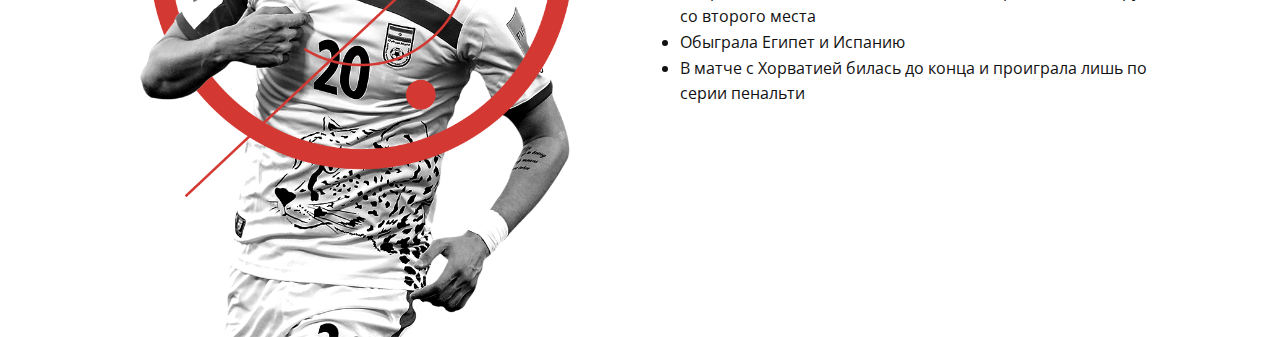
<file: Главная.html>
<!DOCTYPE html>
<html style="font-size: 16px;">
  <head>
    <meta name="viewport" content="width=device-width, initial-scale=1.0">
    <meta charset="utf-8">
    <meta name="keywords" content="Your complete guide to all 736 players at the 2018 World Cup, All you need to know about the players, Russia 2018 World Cup: the complete guide to all the stadiums, Denis Cheryshev came off the bench to score twice as hosts Russia swatted Saudi Arabia aside in the opening match of World Cup 2018, 5:0, Russia, Saudi Arabia, Ready to subscribe?, Sergio Ramos urges Spain to ignore the upheaval before Portugal clash, Uruguay’s Diego Godín: ‘They kicked Luis Suárez out like a dog. It was unjust, disproportionate’, Russia's five-star showing, Robbie Williams and Stalin's 'tache – World Cup Football Daily">
    <meta name="description" content="">
    <meta name="page_type" content="np-template-header-footer-from-plugin">
    <title>Главная</title>
    <link rel="stylesheet" href="nicepage.css" media="screen">
<link rel="stylesheet" href="Главная.css" media="screen">
    <script class="u-script" type="text/javascript" src="jquery.js" defer=""></script>
    <script class="u-script" type="text/javascript" src="nicepage.js" defer=""></script>
    <meta name="generator" content="Nicepage 4.0.3, nicepage.com">
    <link id="u-theme-google-font" rel="stylesheet" href="https://fonts.googleapis.com/css?family=Roboto:100,100i,300,300i,400,400i,500,500i,700,700i,900,900i|Open+Sans:300,300i,400,400i,600,600i,700,700i,800,800i">
    
    
    
    
    
    
    
    
    
    <script type="application/ld+json">{
		"@context": "http://schema.org",
		"@type": "Organization",
		"name": ""
}</script>
    <meta name="theme-color" content="#73a3de">
    <meta property="og:title" content="Главная">
    <meta property="og:type" content="website">
  </head>
  <body class="u-body"> 
    <section class="u-clearfix u-white u-section-1" id="sec-3dbc">
      <div class="u-black u-expanded-width u-shape u-shape-rectangle u-shape-1"></div>
      <img class="u-image u-image-contain u-image-1" src="images/12bc5c5c95ee9a9e57e165f3c5ba1615.png">
      <div class="u-black u-container-style u-expanded-width-xs u-group u-group-1">
        <div class="u-container-layout">
          <p class="u-text u-text-default u-text-1">
            <span style="font-size: 3.75rem;"> Результаты сборной России на Чемпионате Мира 2018 года </span>
          </p>
        </div>
      </div>
      <img src="images/833627309a21e4d5ddd4c86f220db9bf.png" alt="" class="u-image u-image-contain u-image-default u-image-2" data-image-width="259" data-image-height="128">
    </section>
    <section class="u-clearfix u-white u-section-2" id="sec-bd68">
      <div class="u-clearfix u-sheet u-sheet-1">
        <div class="u-clearfix u-expanded-width u-layout-wrap u-layout-wrap-1">
          <div class="u-layout">
            <div class="u-layout-row">
              <div class="u-container-style u-layout-cell u-left-cell u-similar-fill u-size-33 u-layout-cell-1">
                <div class="u-container-layout u-container-layout-1">
                  <p class="u-text u-text-1">
                    <span style="font-size: 2.25rem;"> Сборная России попала в Группу А, в которой её соперниками стали сборные Египта, Уругвая и Саудовской Аравии</span>
                    <br>
                  </p>
                  <p></p>
                </div>
              </div>
              <div class="u-container-style u-layout-cell u-right-cell u-similar-fill u-size-27 u-layout-cell-2">
                <div class="u-container-layout">
                  <img class="u-image u-image-contain u-image-1" src="images/96366616d6c3199359b5fdda1ac4d713.png">
                </div>
              </div>
            </div>
          </div>
        </div>
      </div>
    </section>
    <section class="u-clearfix u-white u-section-3" id="sec-2771">
      <div class="u-clearfix u-sheet u-sheet-1">
        <div class="u-clearfix u-expanded-width u-layout-wrap u-layout-wrap-1">
          <div class="u-layout">
            <div class="u-layout-row">
              <div class="u-container-style u-layout-cell u-right-cell u-similar-fill u-size-27 u-layout-cell-1">
                <div class="u-container-layout">
                  <img class="u-expanded-height-lg u-expanded-height-xs u-image u-image-contain u-image-1" src="images/205dd2d15dcc44403c20c3ae476b6956.png">
                </div>
              </div>
              <div class="u-align-right u-container-style u-layout-cell u-left-cell u-similar-fill u-size-33 u-layout-cell-2">
                <div class="u-container-layout u-container-layout-2">
                  <h2 class="u-custom-font u-text u-text-1">Этот Чемпионат Мира стал послденим для вратаря Игоря Акинфеева в форме сборной.</h2>
                </div>
              </div>
            </div>
          </div>
        </div>
      </div>
    </section>
    <section class="u-clearfix u-grey-5 u-section-4" id="sec-af71">
      <div class="u-clearfix u-sheet u-sheet-1">
        <div class="u-clearfix u-expanded-width u-layout-wrap u-layout-wrap-1">
          <div class="u-gutter-0 u-layout">
            <div class="u-layout-row">
              <div class="u-size-30 u-size-60-md">
                <div class="u-layout-row">
                  <div class="u-container-style u-layout-cell u-left-cell u-similar-fill u-size-60 u-layout-cell-1">
                    <div class="u-container-layout">
                      <h2 class="u-custom-font u-text u-text-1">Первый матч подопечные Станислава Черчесова провели великолепно</h2>
                      <img class="u-expanded-width u-image u-image-1" src="images/5dc99a31616f7e606e9a9f7400025a9f.jpeg">
                    </div>
                  </div>
                </div>
              </div>
              <div class="u-size-30 u-size-60-md">
                <div class="u-layout-col">
                  <div class="u-size-40">
                    <div class="u-layout-row">
                      <div class="u-align-right u-container-style u-layout-cell u-right-cell u-similar-fill u-size-60 u-layout-cell-2">
                        <div class="u-container-layout u-container-layout-2">
                          <p class="u-text u-text-2">Победное фото Сборной Росиии</p>
                          <h1 class="u-heading-font u-text u-title u-text-3">5:0</h1>
                        </div>
                      </div>
                    </div>
                  </div>
                  <div class="u-size-20">
                    <div class="u-layout-row">
                      <div class="u-container-style u-layout-cell u-size-30 u-layout-cell-3">
                        <div class="u-container-layout u-valign-top">
                          <h2 class="u-custom-font u-text u-text-4">Россия</h2>
                          <p class="u-text u-text-5">Юрий Газинский 12 <br>Денис Черышев 43 <br>Артём Дзюба 71 <br>Денис Черышев 90 +0:48 <br>Александр Головин 90 +4:01
                          </p>
                        </div>
                      </div>
                      <div class="u-container-style u-layout-cell u-right-cell u-size-30 u-layout-cell-4">
                        <div class="u-container-layout">
                          <h2 class="u-custom-font u-text u-text-6">Саудовская Аравия</h2>
                        </div>
                      </div>
                    </div>
                  </div>
                </div>
              </div>
            </div>
          </div>
        </div>
      </div>
    </section>
    <section class="u-black u-clearfix u-section-5" id="sec-f810">
      <div class="u-clearfix u-sheet u-sheet-1">
        <div class="u-align-left u-container-style u-group u-similar-fill u-group-1">
          <div class="u-container-layout u-container-layout-1">
            <h2 class="u-custom-font u-text u-text-1">Ready to subscribe?</h2>
            <a href="https://nicepage.review" class="u-link u-text-body-alt-color u-link-1">Subscribe</a>
          </div>
        </div>
        <img src="images/c6d57b19d9f3d2e4001490bae2b64148.png" alt="" class="u-image u-image-contain u-image-default u-image-1" data-image-width="718" data-image-height="740">
      </div>
    </section>
    <section class="u-clearfix u-grey-5 u-section-6" id="sec-eebe">
      <div class="u-clearfix u-sheet u-sheet-1">
        <div class="u-clearfix u-expanded-width u-gutter-10 u-layout-wrap u-layout-wrap-1">
          <div class="u-layout">
            <div class="u-layout-row">
              <div class="u-size-20 u-size-60-md">
                <div class="u-layout-row">
                  <div class="u-container-style u-image u-layout-cell u-left-cell u-similar-fill u-size-60 u-image-1">
                    <div class="u-container-layout"></div>
                  </div>
                </div>
              </div>
              <div class="u-size-40 u-size-60-md">
                <div class="u-layout-col">
                  <div class="u-size-40">
                    <div class="u-layout-row">
                      <div class="u-container-style u-layout-cell u-right-cell u-similar-fill u-size-60 u-layout-cell-2">
                        <div class="u-container-layout u-container-layout-2">
                          <h2 class="u-custom-font u-text u-text-1">Тренер сборной Испании высказался после поражения от России в 1/8 финала</h2>
                        </div>
                      </div>
                    </div>
                  </div>
                  <div class="u-size-20">
                    <div class="u-layout-row">
                      <div class="u-container-style u-layout-cell u-similar-fill u-size-30 u-layout-cell-3">
                        <div class="u-container-layout">
                          <p class="u-text u-text-2">Sergio Ramos took one last look around the room and smiled, an invitation for others to join him. “This looks like a funeral parlour, and tomorrow the World Cup begins,” he said, grinning. Alongside him
                                                    Fernando Hierro, Spain’s new manager, grinned too.<br>Together they got up and walked through the door, down the tunnel and out on to the pitch at the Fisht Stadium. Behind the stand, the sun set on
                                                    the Black Sea; before it, Spain prepared for their opening night.<br>
                          </p>
                        </div>
                      </div>
                      <div class="u-container-style u-layout-cell u-right-cell u-similar-fill u-size-30 u-layout-cell-4">
                        <div class="u-container-layout">
                          <p class="u-text u-text-3">Hierro stood watching as the ball flew around the rondo. Two and a half days before, still Spain’s sporting director, he had said he had no intention of coaching his country one day; the day after, his third
                                                    in the job, he would lead them into the biggest tournament on earth.</p>
                        </div>
                      </div>
                    </div>
                  </div>
                </div>
              </div>
            </div>
          </div>
        </div>
      </div>
    </section>
    <section class="u-black u-clearfix u-section-7" id="sec-c13a">
      <div class="u-clearfix u-sheet u-sheet-1">
        <div class="u-clearfix u-expanded-width u-layout-wrap u-layout-wrap-1">
          <div class="u-layout">
            <div class="u-layout-row">
              <div class="u-container-style u-layout-cell u-left-cell u-size-30 u-layout-cell-1">
                <div class="u-container-layout">
                  <h5 class="u-text u-text-1">Interview</h5>
                  <h2 class="u-custom-font u-text u-text-2">Уругваец Диего Годин после матча с Россиией</h2>
                  <p class="u-text u-text-3">As the Uruguay team boarded their plane bound for the World Cup, elaborate thermos flasks under their arms, the cargo was loaded in the hold: boots, shirts and shorts, plus 180kg of yerba mate and 30kg of dulce de leche.
                                    They needed a special permit to take them into Russia, but they were not going to go without their impossibly bitter “tea” or their impossibly sweet caramel. Anyway, why change?<br>There is something about Uruguay,
                                    something different, which has served them well. Something in the way they live, the way they play – and, says the captain, Diego Godín, in Uruguay living and playing are the same thing. That’s part of the secret.<br>
                  </p>
                </div>
              </div>
              <div class="u-container-style u-layout-cell u-right-cell u-size-30 u-layout-cell-2">
                <div class="u-container-layout">
                  <img class="u-image u-image-1" src="images/59504fa3d81c1889e44be4a8456ae05a.jpeg">
                  <p class="u-text u-text-4">Uruguay, who kick off their Group A campaign against Egypt on Friday, are football’s great overachievers: they have won two World Cups and 15 Copa Américas, were World Cup semi-finalists in 1970 and 2010, and four years
                                    ago knocked out Italy and England.&nbsp;</p>
                  <blockquote class="u-custom-font u-text u-text-font u-text-5">They arrive in Russia with Godín insisting expectations are high: “We’re going there to win, to compete,” he says.</blockquote>
                </div>
              </div>
            </div>
          </div>
        </div>
      </div>
    </section>
    <section class="u-clearfix u-white u-section-8" id="sec-1160">
      <div class="u-clearfix u-sheet u-sheet-1">
        <div class="u-clearfix u-expanded-width u-layout-wrap u-layout-wrap-1">
          <div class="u-layout">
            <div class="u-layout-row">
              <div class="u-container-style u-layout-cell u-left-cell u-similar-fill u-size-30 u-layout-cell-1">
                <div class="u-container-layout">
                  <img class="u-expanded-width-xs u-image u-image-contain u-image-1" src="images/e3a1720428e292a1e3b9e70933133bf5.png">
                </div>
              </div>
              <div class="u-container-style u-layout-cell u-right-cell u-similar-fill u-size-30 u-layout-cell-2">
                <div class="u-container-layout u-valign-middle-xs">
                  <h2 class="u-custom-font u-text u-text-1">Достижения сборной россии на Чемпионате Мира 2018 года</h2>
                  <ul class="u-custom-font u-text u-text-font u-text-2">
                    <li>Сборная России на этом Чемпионате Мира выишла из группы со второго места</li>
                    <li>Обыграла Египет и Испанию</li>
                    <li>В матче с Хорватией билась до конца и проиграла лишь по серии пенальти</li>
                  </ul>
                </div>
              </div>
            </div>
          </div>
        </div>
      </div>
    </section>
    
    
    
 
  </body>
</html>
</file>
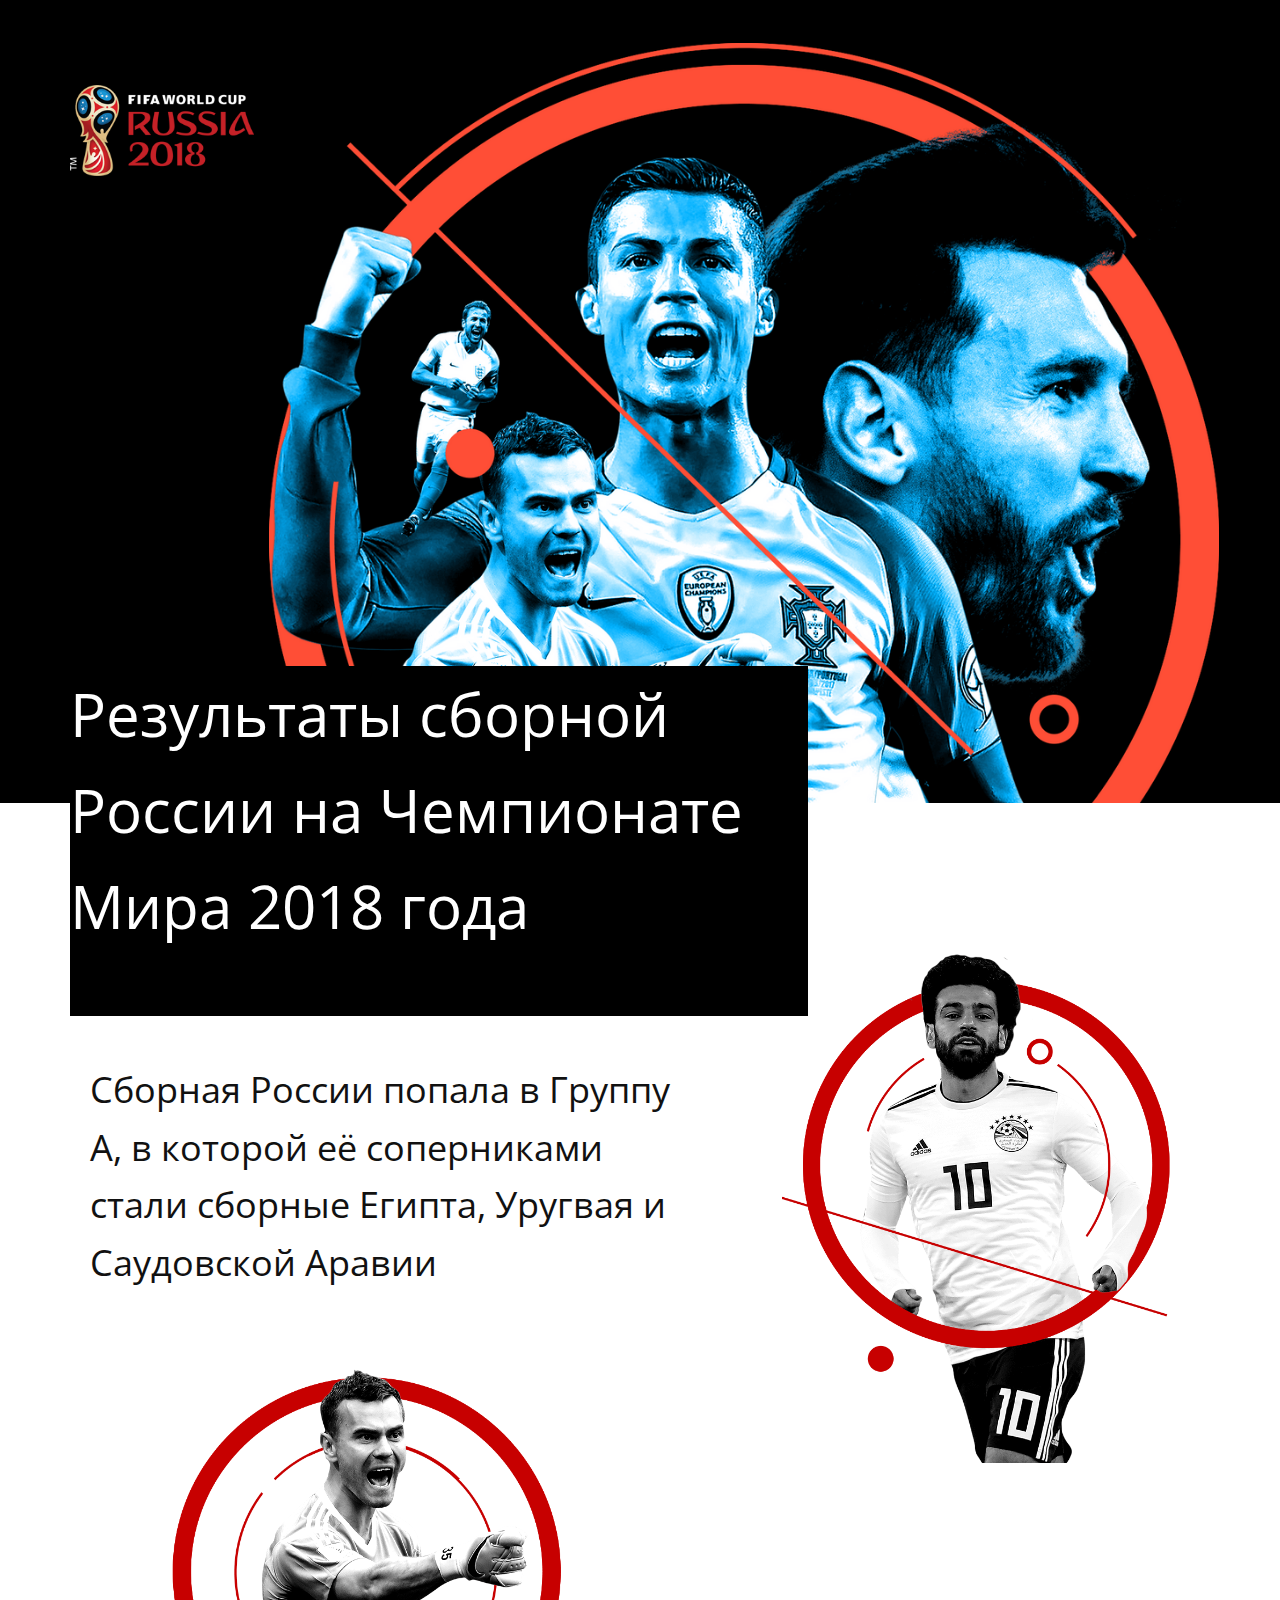
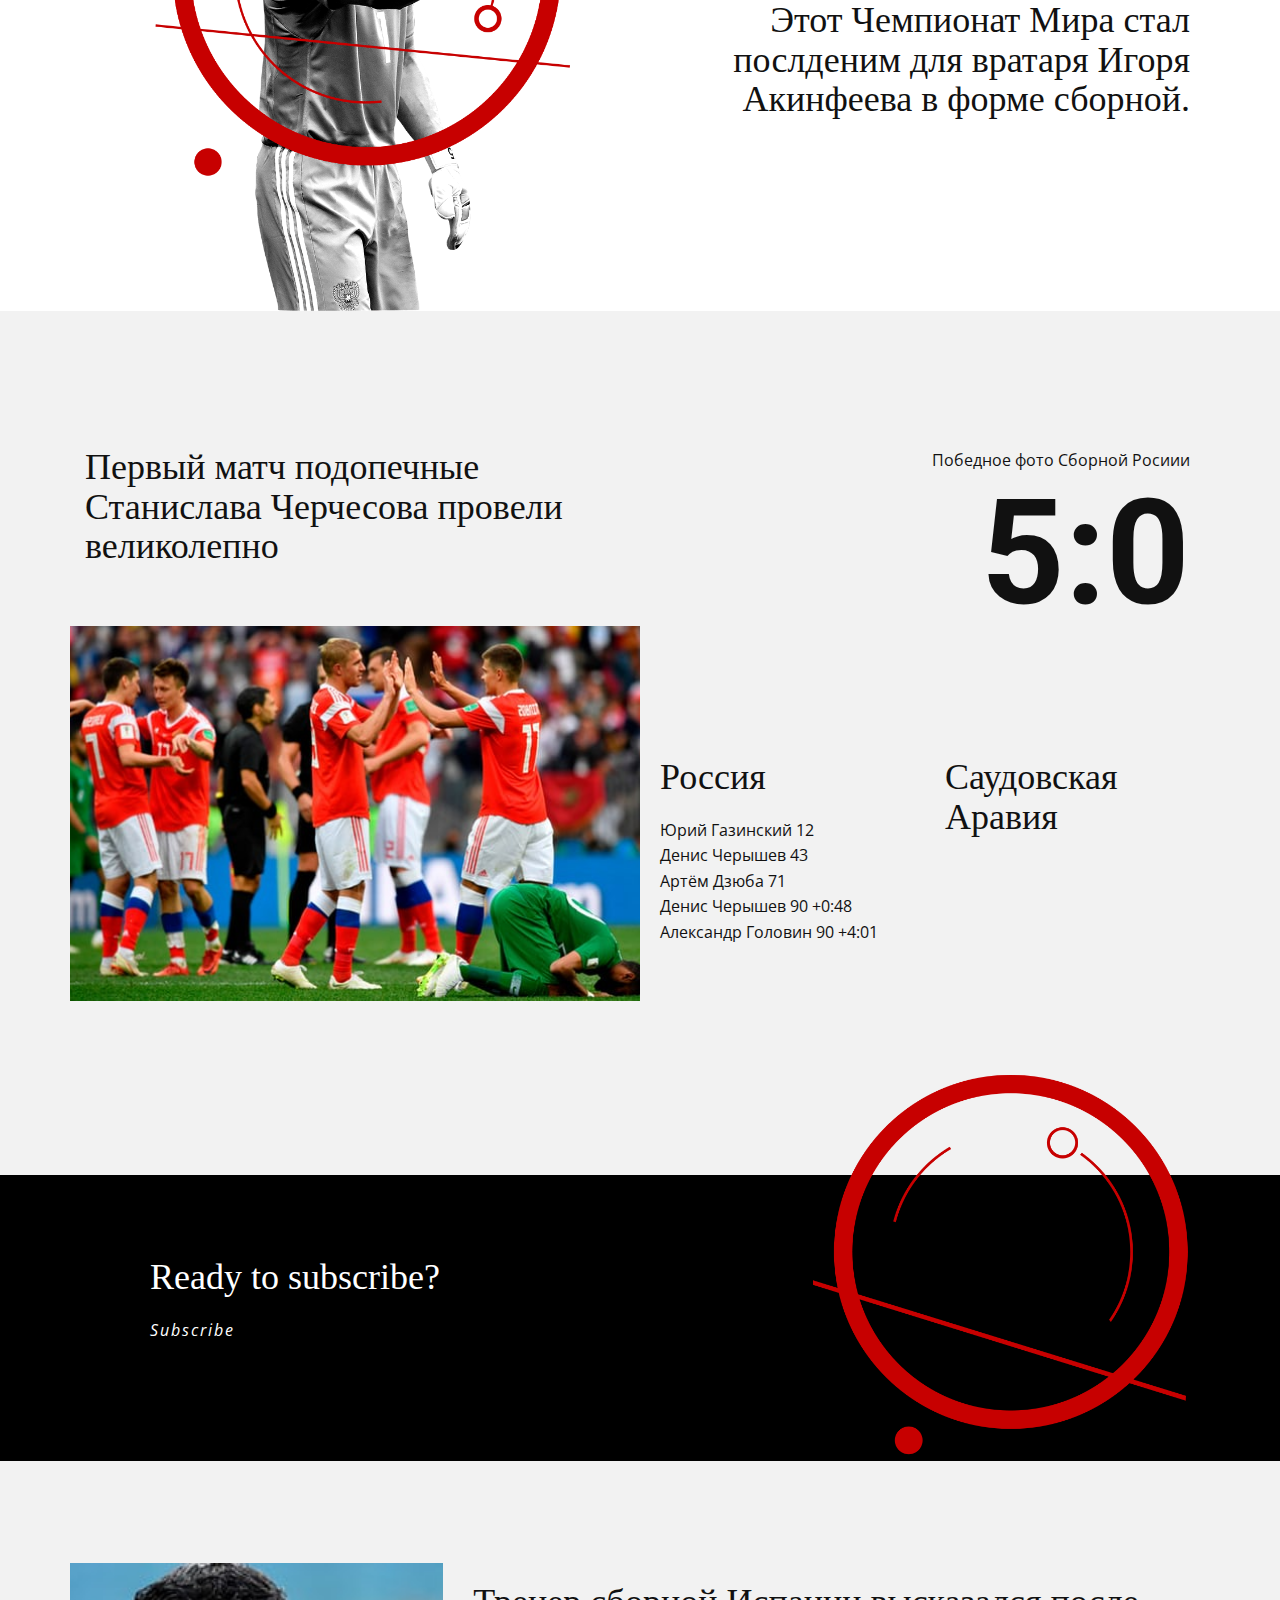
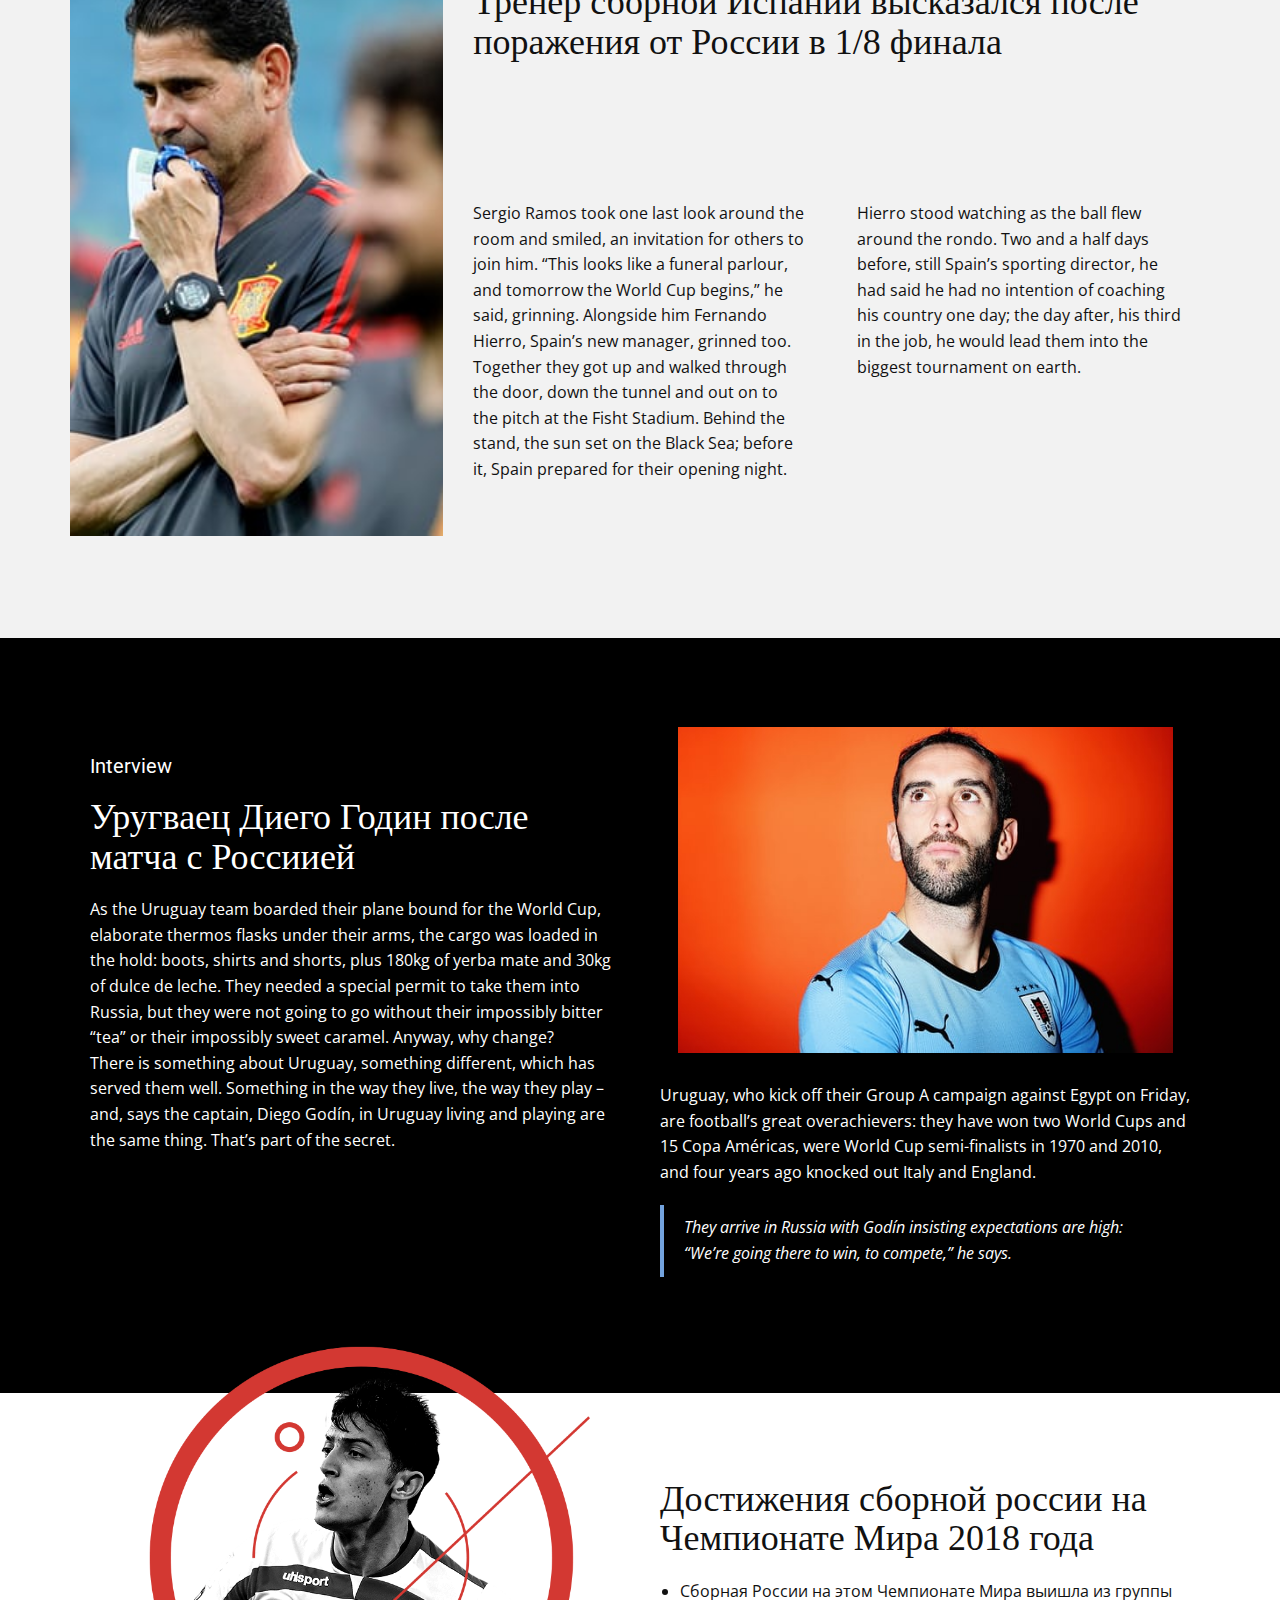
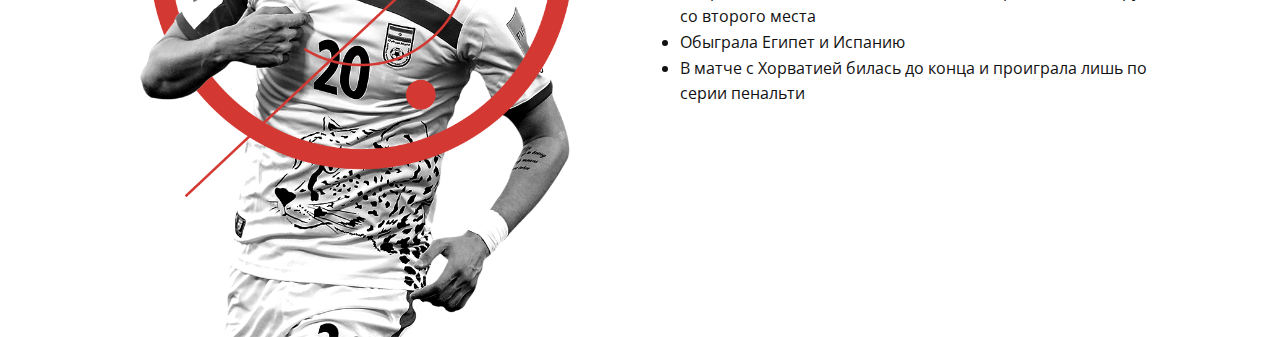
<file: Сайт для Экзамена/Главная.html>
<!DOCTYPE html>
<html style="font-size: 16px;">
  <head>
    <meta name="viewport" content="width=device-width, initial-scale=1.0">
    <meta charset="utf-8">
    <meta name="keywords" content="Your complete guide to all 736 players at the 2018 World Cup, All you need to know about the players, Russia 2018 World Cup: the complete guide to all the stadiums, Denis Cheryshev came off the bench to score twice as hosts Russia swatted Saudi Arabia aside in the opening match of World Cup 2018, 5:0, Russia, Saudi Arabia, Ready to subscribe?, Sergio Ramos urges Spain to ignore the upheaval before Portugal clash, Uruguay’s Diego Godín: ‘They kicked Luis Suárez out like a dog. It was unjust, disproportionate’, Russia's five-star showing, Robbie Williams and Stalin's 'tache – World Cup Football Daily">
    <meta name="description" content="">
    <meta name="page_type" content="np-template-header-footer-from-plugin">
    <title>Главная</title>
    <link rel="stylesheet" href="nicepage.css" media="screen">
<link rel="stylesheet" href="Главная.css" media="screen">
    <script class="u-script" type="text/javascript" src="jquery.js" defer=""></script>
    <script class="u-script" type="text/javascript" src="nicepage.js" defer=""></script>
    <meta name="generator" content="Nicepage 4.0.3, nicepage.com">
    <link id="u-theme-google-font" rel="stylesheet" href="https://fonts.googleapis.com/css?family=Roboto:100,100i,300,300i,400,400i,500,500i,700,700i,900,900i|Open+Sans:300,300i,400,400i,600,600i,700,700i,800,800i">
    
    
    
    
    
    
    
    
    
    <script type="application/ld+json">{
		"@context": "http://schema.org",
		"@type": "Organization",
		"name": ""
}</script>
    <meta name="theme-color" content="#73a3de">
    <meta property="og:title" content="Главная">
    <meta property="og:type" content="website">
  </head>
  <body class="u-body"> 
    <section class="u-clearfix u-white u-section-1" id="sec-3dbc">
      <div class="u-black u-expanded-width u-shape u-shape-rectangle u-shape-1"></div>
      <img class="u-image u-image-contain u-image-1" src="images/12bc5c5c95ee9a9e57e165f3c5ba1615.png">
      <div class="u-black u-container-style u-expanded-width-xs u-group u-group-1">
        <div class="u-container-layout">
          <p class="u-text u-text-default u-text-1">
            <span style="font-size: 3.75rem;"> Результаты сборной России на Чемпионате Мира 2018 года </span>
          </p>
        </div>
      </div>
      <img src="images/833627309a21e4d5ddd4c86f220db9bf.png" alt="" class="u-image u-image-contain u-image-default u-image-2" data-image-width="259" data-image-height="128">
    </section>
    <section class="u-clearfix u-white u-section-2" id="sec-bd68">
      <div class="u-clearfix u-sheet u-sheet-1">
        <div class="u-clearfix u-expanded-width u-layout-wrap u-layout-wrap-1">
          <div class="u-layout">
            <div class="u-layout-row">
              <div class="u-container-style u-layout-cell u-left-cell u-similar-fill u-size-33 u-layout-cell-1">
                <div class="u-container-layout u-container-layout-1">
                  <p class="u-text u-text-1">
                    <span style="font-size: 2.25rem;"> Сборная России попала в Группу А, в которой её соперниками стали сборные Египта, Уругвая и Саудовской Аравии</span>
                    <br>
                  </p>
                  <p></p>
                </div>
              </div>
              <div class="u-container-style u-layout-cell u-right-cell u-similar-fill u-size-27 u-layout-cell-2">
                <div class="u-container-layout">
                  <img class="u-image u-image-contain u-image-1" src="images/96366616d6c3199359b5fdda1ac4d713.png">
                </div>
              </div>
            </div>
          </div>
        </div>
      </div>
    </section>
    <section class="u-clearfix u-white u-section-3" id="sec-2771">
      <div class="u-clearfix u-sheet u-sheet-1">
        <div class="u-clearfix u-expanded-width u-layout-wrap u-layout-wrap-1">
          <div class="u-layout">
            <div class="u-layout-row">
              <div class="u-container-style u-layout-cell u-right-cell u-similar-fill u-size-27 u-layout-cell-1">
                <div class="u-container-layout">
                  <img class="u-expanded-height-lg u-expanded-height-xs u-image u-image-contain u-image-1" src="images/205dd2d15dcc44403c20c3ae476b6956.png">
                </div>
              </div>
              <div class="u-align-right u-container-style u-layout-cell u-left-cell u-similar-fill u-size-33 u-layout-cell-2">
                <div class="u-container-layout u-container-layout-2">
                  <h2 class="u-custom-font u-text u-text-1">Этот Чемпионат Мира стал послденим для вратаря Игоря Акинфеева в форме сборной.</h2>
                </div>
              </div>
            </div>
          </div>
        </div>
      </div>
    </section>
    <section class="u-clearfix u-grey-5 u-section-4" id="sec-af71">
      <div class="u-clearfix u-sheet u-sheet-1">
        <div class="u-clearfix u-expanded-width u-layout-wrap u-layout-wrap-1">
          <div class="u-gutter-0 u-layout">
            <div class="u-layout-row">
              <div class="u-size-30 u-size-60-md">
                <div class="u-layout-row">
                  <div class="u-container-style u-layout-cell u-left-cell u-similar-fill u-size-60 u-layout-cell-1">
                    <div class="u-container-layout">
                      <h2 class="u-custom-font u-text u-text-1">Первый матч подопечные Станислава Черчесова провели великолепно</h2>
                      <img class="u-expanded-width u-image u-image-1" src="images/5dc99a31616f7e606e9a9f7400025a9f.jpeg">
                    </div>
                  </div>
                </div>
              </div>
              <div class="u-size-30 u-size-60-md">
                <div class="u-layout-col">
                  <div class="u-size-40">
                    <div class="u-layout-row">
                      <div class="u-align-right u-container-style u-layout-cell u-right-cell u-similar-fill u-size-60 u-layout-cell-2">
                        <div class="u-container-layout u-container-layout-2">
                          <p class="u-text u-text-2">Победное фото Сборной Росиии</p>
                          <h1 class="u-heading-font u-text u-title u-text-3">5:0</h1>
                        </div>
                      </div>
                    </div>
                  </div>
                  <div class="u-size-20">
                    <div class="u-layout-row">
                      <div class="u-container-style u-layout-cell u-size-30 u-layout-cell-3">
                        <div class="u-container-layout u-valign-top">
                          <h2 class="u-custom-font u-text u-text-4">Россия</h2>
                          <p class="u-text u-text-5">Юрий Газинский 12 <br>Денис Черышев 43 <br>Артём Дзюба 71 <br>Денис Черышев 90 +0:48 <br>Александр Головин 90 +4:01
                          </p>
                        </div>
                      </div>
                      <div class="u-container-style u-layout-cell u-right-cell u-size-30 u-layout-cell-4">
                        <div class="u-container-layout">
                          <h2 class="u-custom-font u-text u-text-6">Саудовская Аравия</h2>
                        </div>
                      </div>
                    </div>
                  </div>
                </div>
              </div>
            </div>
          </div>
        </div>
      </div>
    </section>
    <section class="u-black u-clearfix u-section-5" id="sec-f810">
      <div class="u-clearfix u-sheet u-sheet-1">
        <div class="u-align-left u-container-style u-group u-similar-fill u-group-1">
          <div class="u-container-layout u-container-layout-1">
            <h2 class="u-custom-font u-text u-text-1">Ready to subscribe?</h2>
            <a href="https://nicepage.review" class="u-link u-text-body-alt-color u-link-1">Subscribe</a>
          </div>
        </div>
        <img src="images/c6d57b19d9f3d2e4001490bae2b64148.png" alt="" class="u-image u-image-contain u-image-default u-image-1" data-image-width="718" data-image-height="740">
      </div>
    </section>
    <section class="u-clearfix u-grey-5 u-section-6" id="sec-eebe">
      <div class="u-clearfix u-sheet u-sheet-1">
        <div class="u-clearfix u-expanded-width u-gutter-10 u-layout-wrap u-layout-wrap-1">
          <div class="u-layout">
            <div class="u-layout-row">
              <div class="u-size-20 u-size-60-md">
                <div class="u-layout-row">
                  <div class="u-container-style u-image u-layout-cell u-left-cell u-similar-fill u-size-60 u-image-1">
                    <div class="u-container-layout"></div>
                  </div>
                </div>
              </div>
              <div class="u-size-40 u-size-60-md">
                <div class="u-layout-col">
                  <div class="u-size-40">
                    <div class="u-layout-row">
                      <div class="u-container-style u-layout-cell u-right-cell u-similar-fill u-size-60 u-layout-cell-2">
                        <div class="u-container-layout u-container-layout-2">
                          <h2 class="u-custom-font u-text u-text-1">Тренер сборной Испании высказался после поражения от России в 1/8 финала</h2>
                        </div>
                      </div>
                    </div>
                  </div>
                  <div class="u-size-20">
                    <div class="u-layout-row">
                      <div class="u-container-style u-layout-cell u-similar-fill u-size-30 u-layout-cell-3">
                        <div class="u-container-layout">
                          <p class="u-text u-text-2">Sergio Ramos took one last look around the room and smiled, an invitation for others to join him. “This looks like a funeral parlour, and tomorrow the World Cup begins,” he said, grinning. Alongside him
                                                    Fernando Hierro, Spain’s new manager, grinned too.<br>Together they got up and walked through the door, down the tunnel and out on to the pitch at the Fisht Stadium. Behind the stand, the sun set on
                                                    the Black Sea; before it, Spain prepared for their opening night.<br>
                          </p>
                        </div>
                      </div>
                      <div class="u-container-style u-layout-cell u-right-cell u-similar-fill u-size-30 u-layout-cell-4">
                        <div class="u-container-layout">
                          <p class="u-text u-text-3">Hierro stood watching as the ball flew around the rondo. Two and a half days before, still Spain’s sporting director, he had said he had no intention of coaching his country one day; the day after, his third
                                                    in the job, he would lead them into the biggest tournament on earth.</p>
                        </div>
                      </div>
                    </div>
                  </div>
                </div>
              </div>
            </div>
          </div>
        </div>
      </div>
    </section>
    <section class="u-black u-clearfix u-section-7" id="sec-c13a">
      <div class="u-clearfix u-sheet u-sheet-1">
        <div class="u-clearfix u-expanded-width u-layout-wrap u-layout-wrap-1">
          <div class="u-layout">
            <div class="u-layout-row">
              <div class="u-container-style u-layout-cell u-left-cell u-size-30 u-layout-cell-1">
                <div class="u-container-layout">
                  <h5 class="u-text u-text-1">Interview</h5>
                  <h2 class="u-custom-font u-text u-text-2">Уругваец Диего Годин после матча с Россиией</h2>
                  <p class="u-text u-text-3">As the Uruguay team boarded their plane bound for the World Cup, elaborate thermos flasks under their arms, the cargo was loaded in the hold: boots, shirts and shorts, plus 180kg of yerba mate and 30kg of dulce de leche.
                                    They needed a special permit to take them into Russia, but they were not going to go without their impossibly bitter “tea” or their impossibly sweet caramel. Anyway, why change?<br>There is something about Uruguay,
                                    something different, which has served them well. Something in the way they live, the way they play – and, says the captain, Diego Godín, in Uruguay living and playing are the same thing. That’s part of the secret.<br>
                  </p>
                </div>
              </div>
              <div class="u-container-style u-layout-cell u-right-cell u-size-30 u-layout-cell-2">
                <div class="u-container-layout">
                  <img class="u-image u-image-1" src="images/59504fa3d81c1889e44be4a8456ae05a.jpeg">
                  <p class="u-text u-text-4">Uruguay, who kick off their Group A campaign against Egypt on Friday, are football’s great overachievers: they have won two World Cups and 15 Copa Américas, were World Cup semi-finalists in 1970 and 2010, and four years
                                    ago knocked out Italy and England.&nbsp;</p>
                  <blockquote class="u-custom-font u-text u-text-font u-text-5">They arrive in Russia with Godín insisting expectations are high: “We’re going there to win, to compete,” he says.</blockquote>
                </div>
              </div>
            </div>
          </div>
        </div>
      </div>
    </section>
    <section class="u-clearfix u-white u-section-8" id="sec-1160">
      <div class="u-clearfix u-sheet u-sheet-1">
        <div class="u-clearfix u-expanded-width u-layout-wrap u-layout-wrap-1">
          <div class="u-layout">
            <div class="u-layout-row">
              <div class="u-container-style u-layout-cell u-left-cell u-similar-fill u-size-30 u-layout-cell-1">
                <div class="u-container-layout">
                  <img class="u-expanded-width-xs u-image u-image-contain u-image-1" src="images/e3a1720428e292a1e3b9e70933133bf5.png">
                </div>
              </div>
              <div class="u-container-style u-layout-cell u-right-cell u-similar-fill u-size-30 u-layout-cell-2">
                <div class="u-container-layout u-valign-middle-xs">
                  <h2 class="u-custom-font u-text u-text-1">Достижения сборной россии на Чемпионате Мира 2018 года</h2>
                  <ul class="u-custom-font u-text u-text-font u-text-2">
                    <li>Сборная России на этом Чемпионате Мира выишла из группы со второго места</li>
                    <li>Обыграла Египет и Испанию</li>
                    <li>В матче с Хорватией билась до конца и проиграла лишь по серии пенальти</li>
                  </ul>
                </div>
              </div>
            </div>
          </div>
        </div>
      </div>
    </section>
  </body>
</html>
</file>
